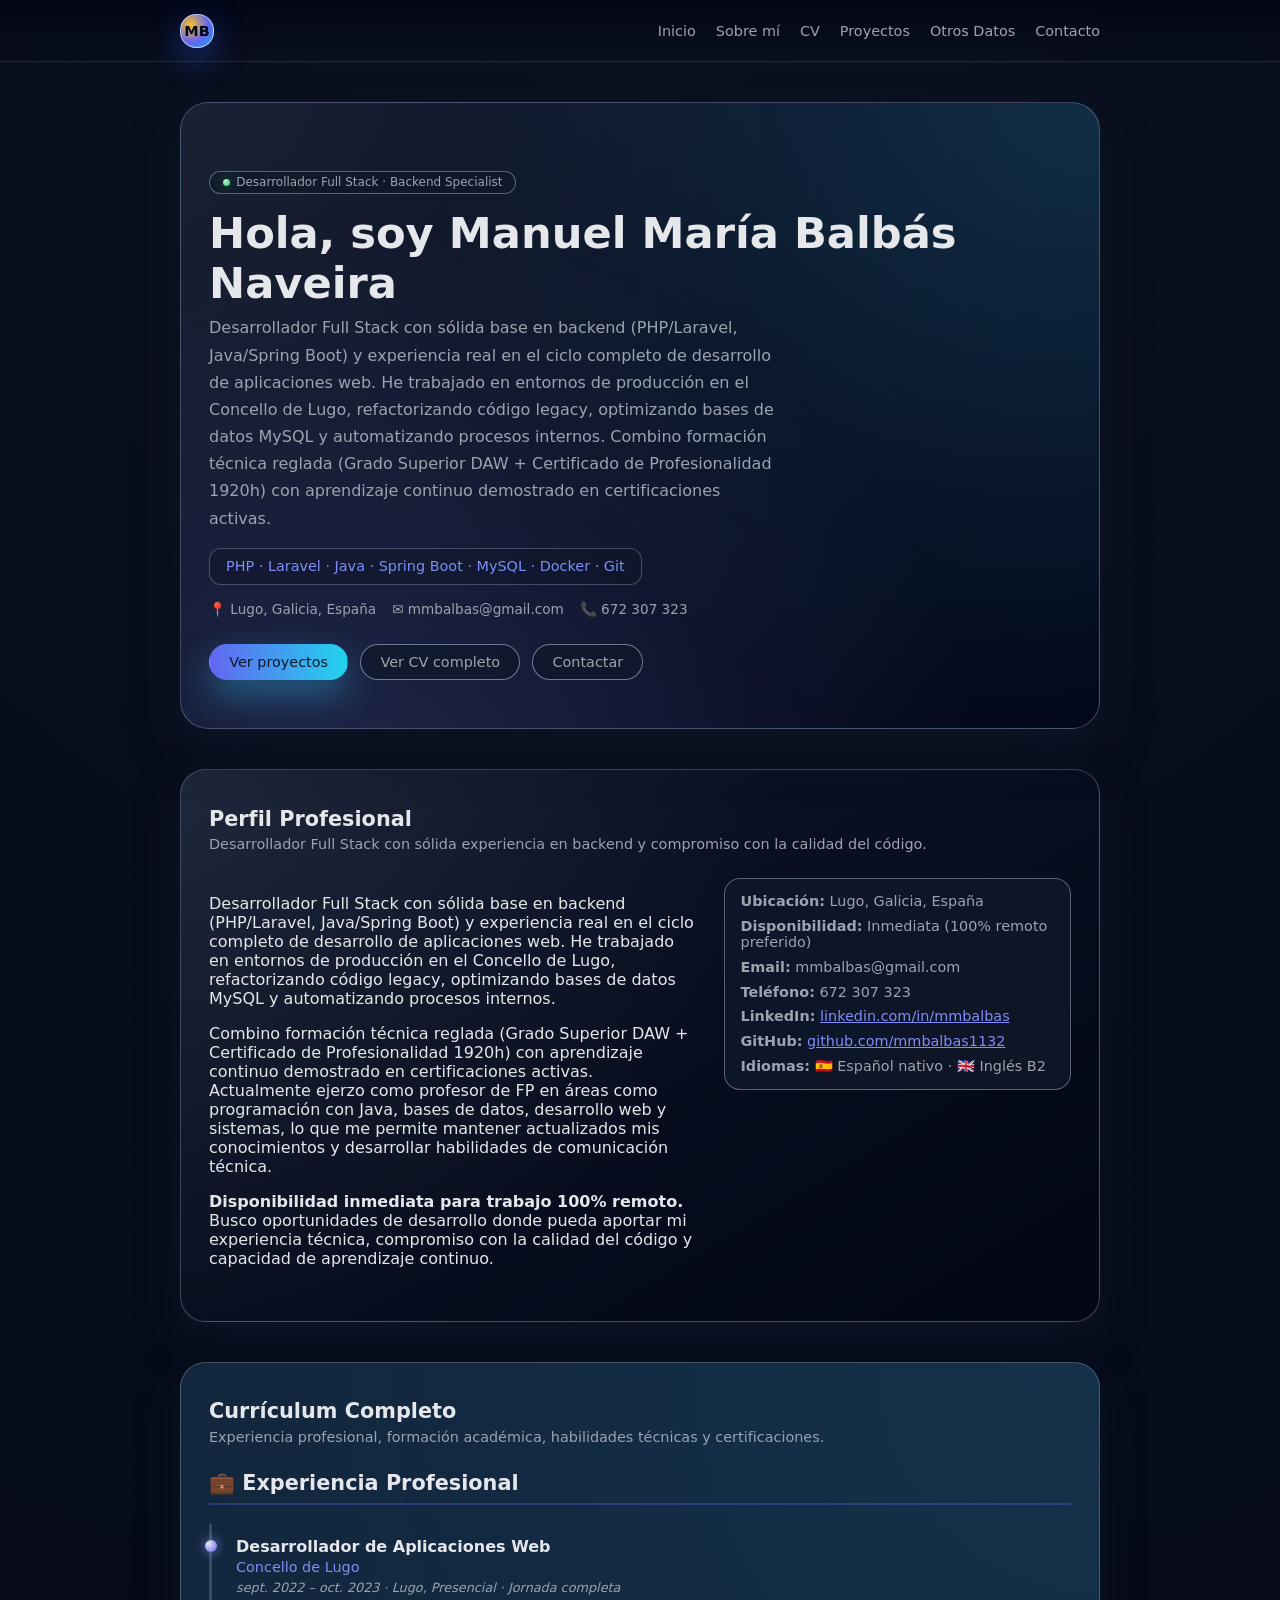
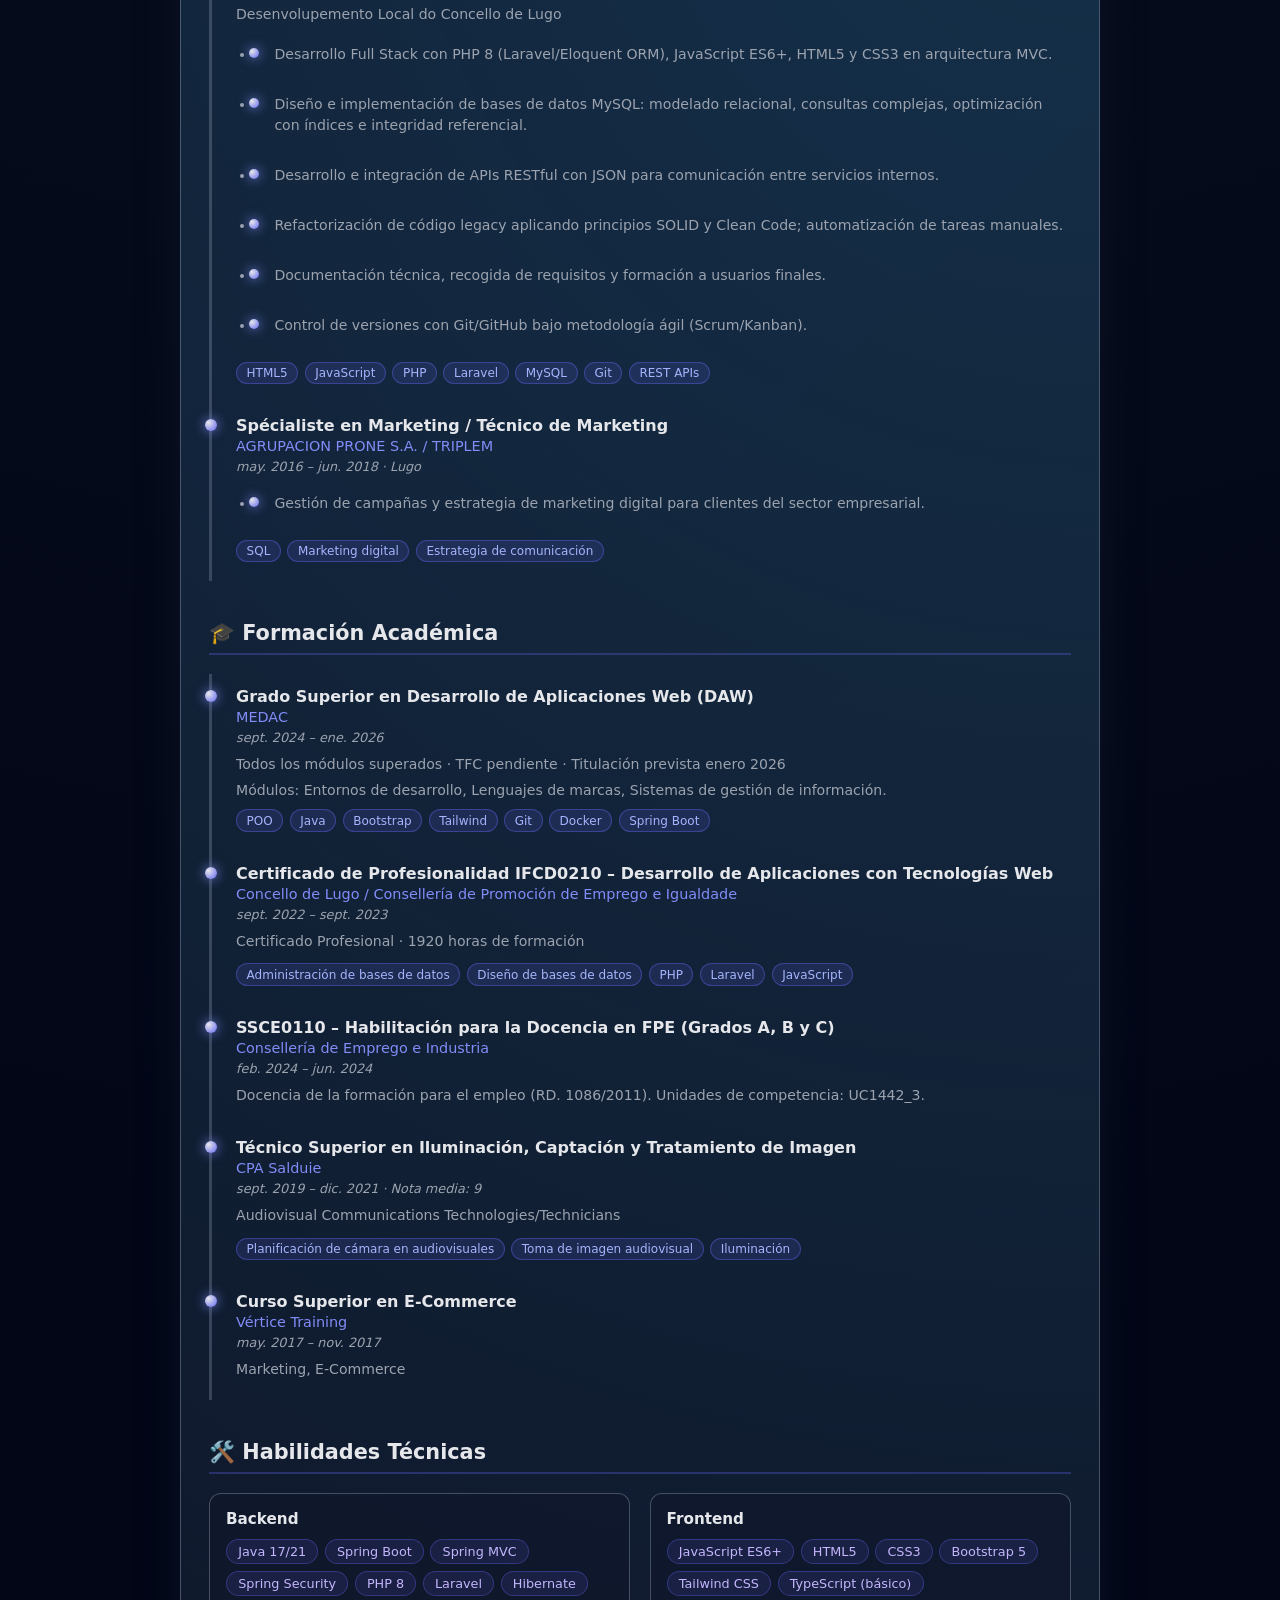
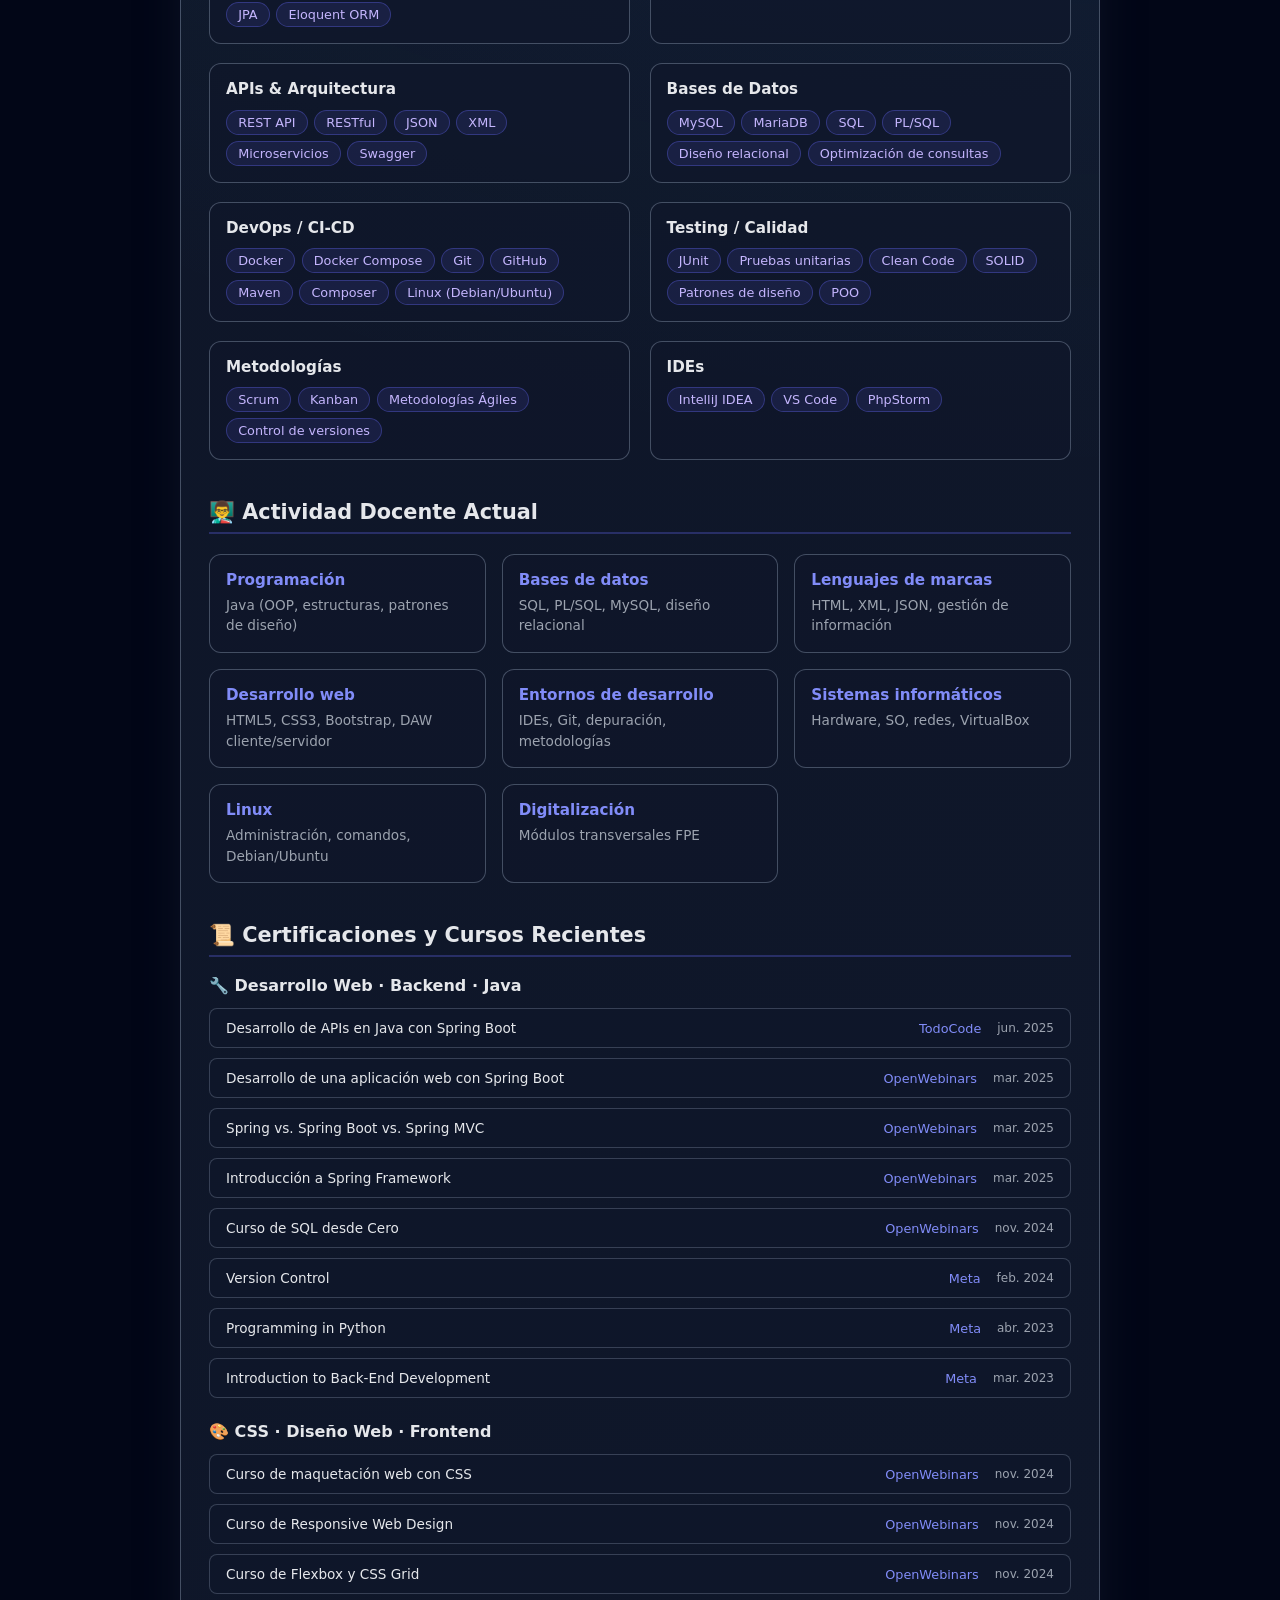
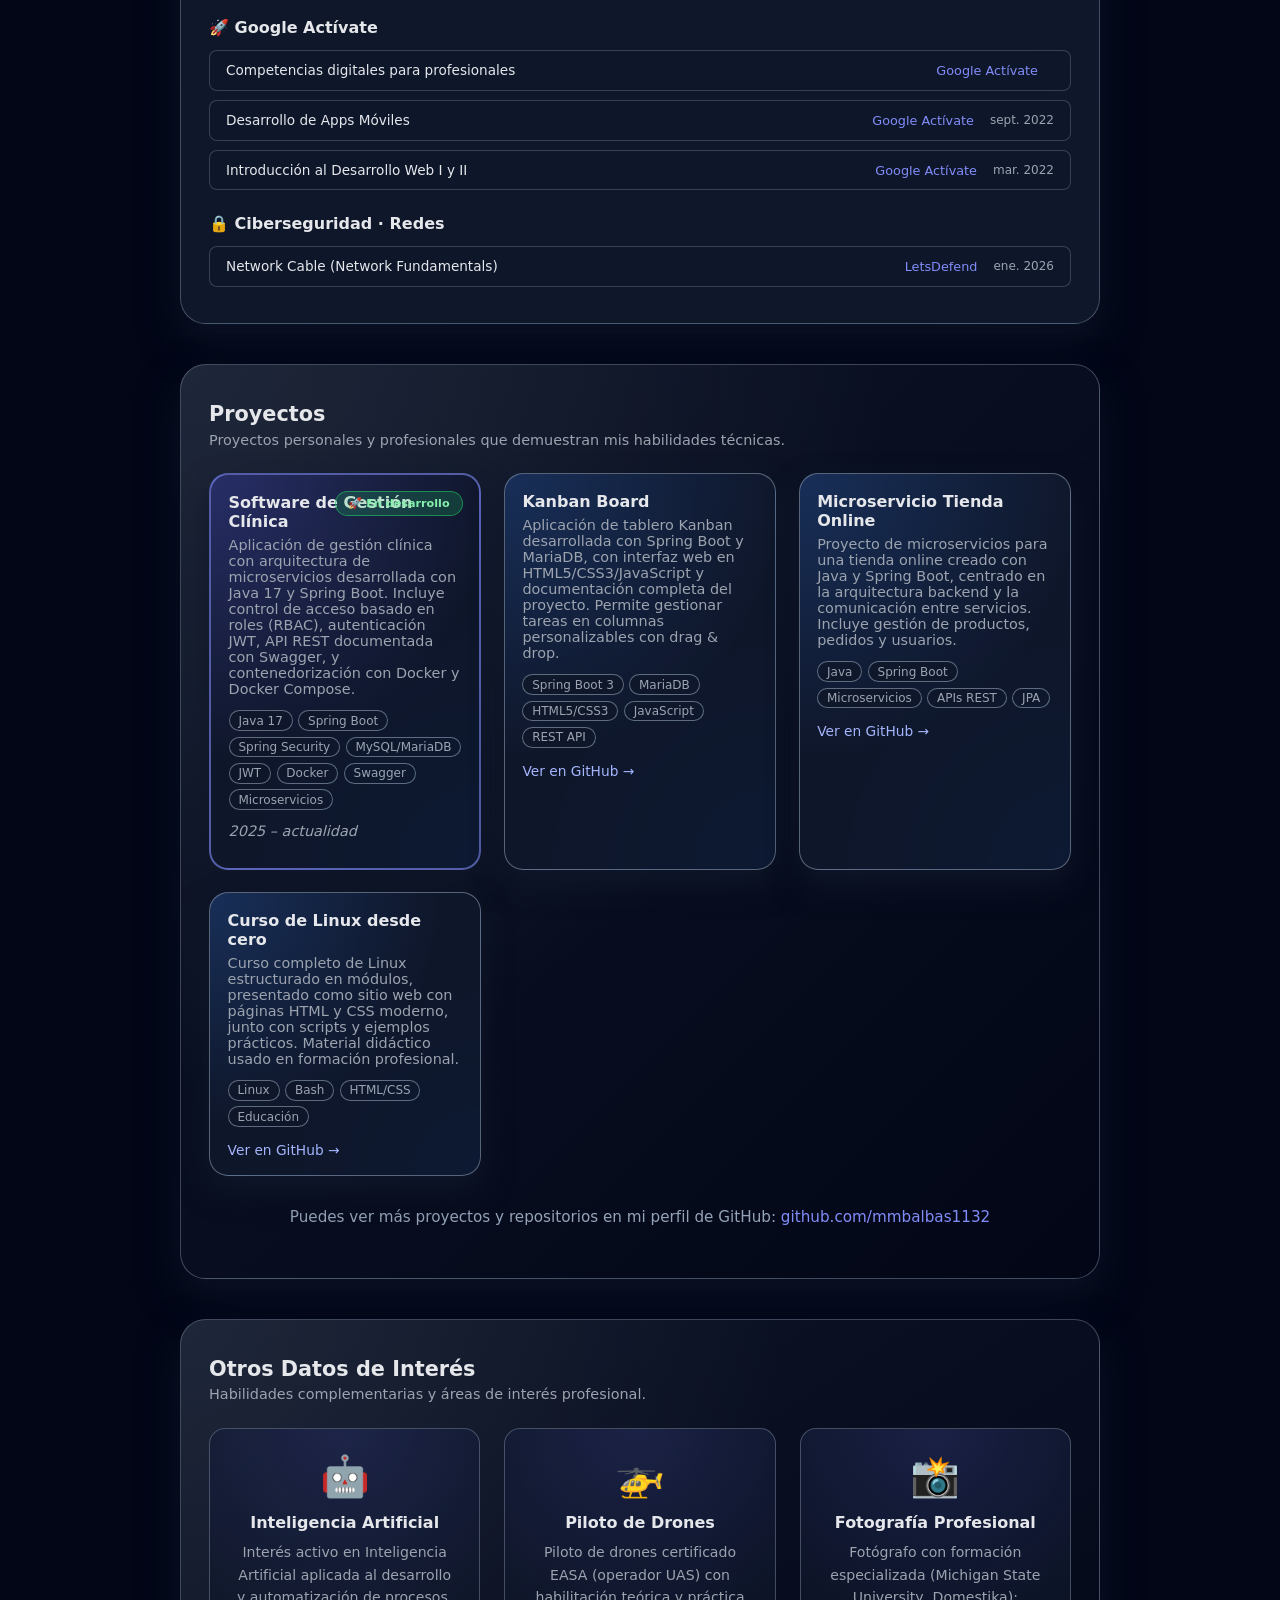
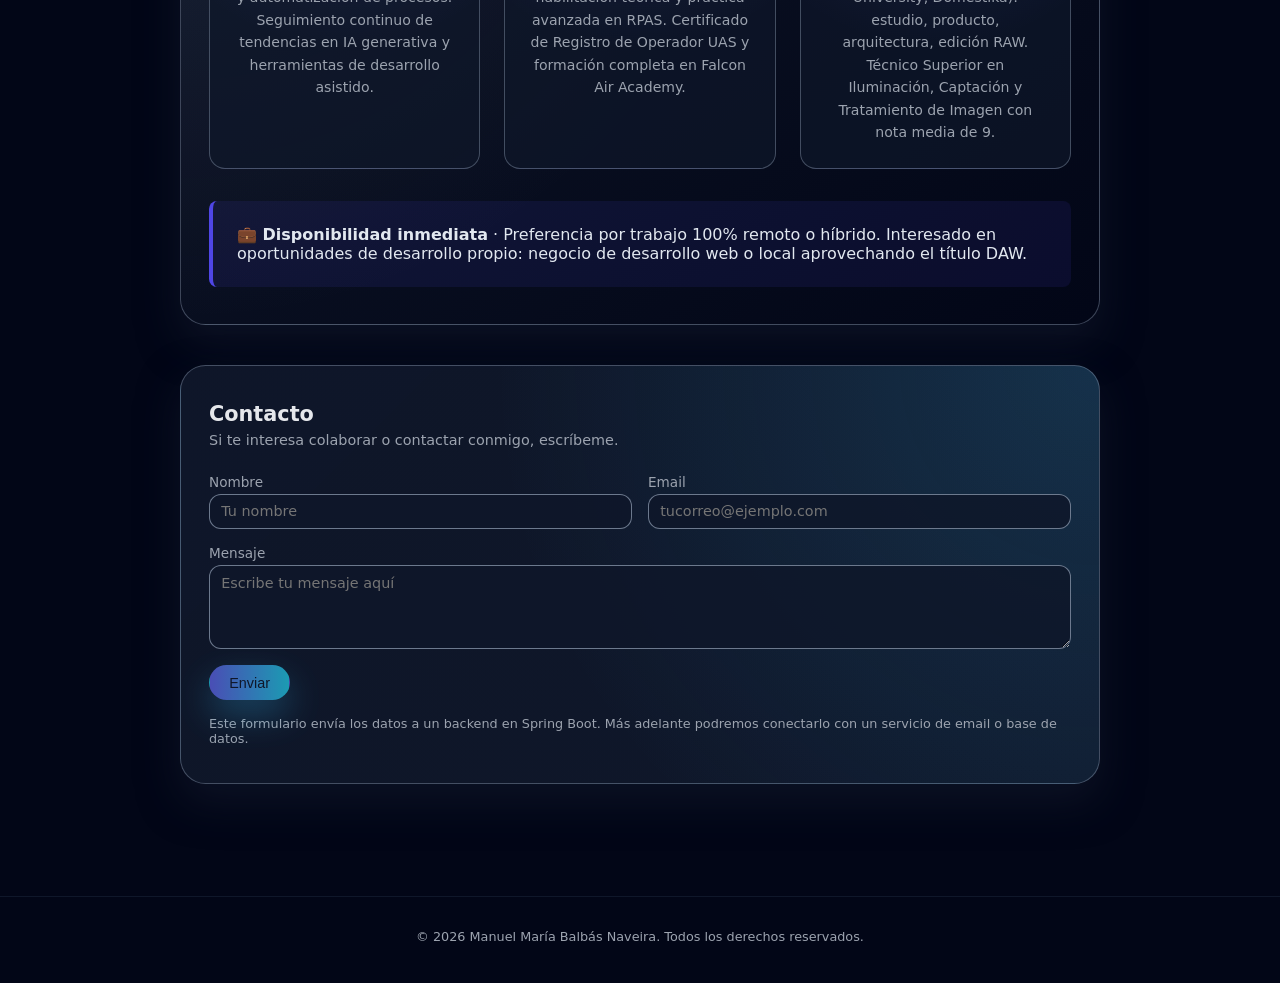
<file: index.html>
<!DOCTYPE html>
<html lang="es">
  <head>
    <meta charset="UTF-8" />
    <meta name="viewport" content="width=device-width, initial-scale=1.0" />
    <title>Portafolio de Manuel María Balbás Naveira</title>
    <link rel="stylesheet" href="styles.css" />
  </head>
  <body>
    <header class="header">
      <div class="header__inner">
        <div class="logo">MB</div>
        <nav class="nav">
          <a href="#inicio">Inicio</a>
          <a href="#sobre-mi">Sobre mí</a>
          <a href="#cv">CV</a>
          <a href="#proyectos">Proyectos</a>
          <a href="#otros-datos">Otros Datos</a>
          <a href="#contacto">Contacto</a>
        </nav>
      </div>
    </header>

    <main>
      <section id="inicio" class="hero">
        <div class="hero__content">
          <p class="hero__tag">Desarrollador Full Stack · Backend Specialist</p>
          <h1>Hola, soy Manuel María Balbás Naveira</h1>
          <p class="hero__subtitle">
            Desarrollador Full Stack con sólida base en backend (PHP/Laravel, Java/Spring Boot) y experiencia real en el ciclo completo de desarrollo de aplicaciones web. He trabajado en entornos de producción en el Concello de Lugo, refactorizando código legacy, optimizando bases de datos MySQL y automatizando procesos internos. Combino formación técnica reglada (Grado Superior DAW + Certificado de Profesionalidad 1920h) con aprendizaje continuo demostrado en certificaciones activas.
          </p>
          <p class="hero__tech-stack">
            PHP · Laravel · Java · Spring Boot · MySQL · Docker · Git
          </p>
          <div class="hero__contact-info">
            <span>📍 Lugo, Galicia, España</span>
            <span>✉ mmbalbas@gmail.com</span>
            <span>📞 672 307 323</span>
          </div>
          <div class="hero__actions">
            <a href="#proyectos" class="btn btn--primary">Ver proyectos</a>
            <a href="#cv" class="btn btn--ghost">Ver CV completo</a>
            <a href="#contacto" class="btn btn--ghost">Contactar</a>
          </div>
        </div>
      </section>

      <section id="sobre-mi" class="section">
        <div class="section__header">
          <h2>Perfil Profesional</h2>
          <p>Desarrollador Full Stack con sólida experiencia en backend y compromiso con la calidad del código.</p>
        </div>
        <div class="grid-2">
          <div>
            <p>
              Desarrollador Full Stack con sólida base en backend (PHP/Laravel, Java/Spring Boot) y experiencia real en el ciclo completo de desarrollo de aplicaciones web. He trabajado en entornos de producción en el Concello de Lugo, refactorizando código legacy, optimizando bases de datos MySQL y automatizando procesos internos.
            </p>
            <p>
              Combino formación técnica reglada (Grado Superior DAW + Certificado de Profesionalidad 1920h) con aprendizaje continuo demostrado en certificaciones activas. Actualmente ejerzo como profesor de FP en áreas como programación con Java, bases de datos, desarrollo web y sistemas, lo que me permite mantener actualizados mis conocimientos y desarrollar habilidades de comunicación técnica.
            </p>
            <p>
              <strong>Disponibilidad inmediata para trabajo 100% remoto.</strong> Busco oportunidades de desarrollo donde pueda aportar mi experiencia técnica, compromiso con la calidad del código y capacidad de aprendizaje continuo.
            </p>
          </div>
          <div class="section__info-list">
            <div><strong>Ubicación:</strong> Lugo, Galicia, España</div>
            <div><strong>Disponibilidad:</strong> Inmediata (100% remoto preferido)</div>
            <div><strong>Email:</strong> mmbalbas@gmail.com</div>
            <div><strong>Teléfono:</strong> 672 307 323</div>
            <div><strong>LinkedIn:</strong> <a href="https://www.linkedin.com/in/manuel-maría-balbás-naveira-84569a11b/" target="_blank" rel="noopener" style="color: #818cf8; text-decoration: underline;">linkedin.com/in/mmbalbas</a></div>
            <div><strong>GitHub:</strong> <a href="https://github.com/mmbalbas1132" target="_blank" rel="noopener" style="color: #818cf8; text-decoration: underline;">github.com/mmbalbas1132</a></div>
            <div><strong>Idiomas:</strong> 🇪🇸 Español nativo · 🇬🇧 Inglés B2</div>
          </div>
        </div>
      </section>

      <section id="cv" class="section section--alt">
        <div class="section__header">
          <h2>Currículum Completo</h2>
          <p>Experiencia profesional, formación académica, habilidades técnicas y certificaciones.</p>
        </div>
        
        <!-- Experiencia Profesional -->
        <div class="cv-section">
          <h3 class="cv-section__title">💼 Experiencia Profesional</h3>
          <div class="timeline">
            <div class="timeline-item">
              <div class="timeline-item__header">
                <h4>Desarrollador de Aplicaciones Web</h4>
                <span class="timeline-item__company">Concello de Lugo</span>
              </div>
              <span class="timeline-item__date">sept. 2022 – oct. 2023 · Lugo, Presencial · Jornada completa</span>
              <p class="timeline-item__description">
                Desenvolupemento Local do Concello de Lugo
              </p>
              <ul class="timeline-item__list">
                <li>Desarrollo Full Stack con PHP 8 (Laravel/Eloquent ORM), JavaScript ES6+, HTML5 y CSS3 en arquitectura MVC.</li>
                <li>Diseño e implementación de bases de datos MySQL: modelado relacional, consultas complejas, optimización con índices e integridad referencial.</li>
                <li>Desarrollo e integración de APIs RESTful con JSON para comunicación entre servicios internos.</li>
                <li>Refactorización de código legacy aplicando principios SOLID y Clean Code; automatización de tareas manuales.</li>
                <li>Documentación técnica, recogida de requisitos y formación a usuarios finales.</li>
                <li>Control de versiones con Git/GitHub bajo metodología ágil (Scrum/Kanban).</li>
              </ul>
              <div class="timeline-item__skills">
                <span>HTML5</span>
                <span>JavaScript</span>
                <span>PHP</span>
                <span>Laravel</span>
                <span>MySQL</span>
                <span>Git</span>
                <span>REST APIs</span>
              </div>
            </div>

            <div class="timeline-item">
              <div class="timeline-item__header">
                <h4>Spécialiste en Marketing / Técnico de Marketing</h4>
                <span class="timeline-item__company">AGRUPACION PRONE S.A. / TRIPLEM</span>
              </div>
              <span class="timeline-item__date">may. 2016 – jun. 2018 · Lugo</span>
              <ul class="timeline-item__list">
                <li>Gestión de campañas y estrategia de marketing digital para clientes del sector empresarial.</li>
              </ul>
              <div class="timeline-item__skills">
                <span>SQL</span>
                <span>Marketing digital</span>
                <span>Estrategia de comunicación</span>
              </div>
            </div>
          </div>
        </div>

        <!-- Formación Académica -->
        <div class="cv-section">
          <h3 class="cv-section__title">🎓 Formación Académica</h3>
          <div class="timeline">
            <div class="timeline-item">
              <div class="timeline-item__header">
                <h4>Grado Superior en Desarrollo de Aplicaciones Web (DAW)</h4>
                <span class="timeline-item__company">MEDAC</span>
              </div>
              <span class="timeline-item__date">sept. 2024 – ene. 2026</span>
              <p class="timeline-item__description">
                Todos los módulos superados · TFC pendiente · Titulación prevista enero 2026
              </p>
              <p>Módulos: Entornos de desarrollo, Lenguajes de marcas, Sistemas de gestión de información.</p>
              <div class="timeline-item__skills">
                <span>POO</span>
                <span>Java</span>
                <span>Bootstrap</span>
                <span>Tailwind</span>
                <span>Git</span>
                <span>Docker</span>
                <span>Spring Boot</span>
              </div>
            </div>

            <div class="timeline-item">
              <div class="timeline-item__header">
                <h4>Certificado de Profesionalidad IFCD0210 – Desarrollo de Aplicaciones con Tecnologías Web</h4>
                <span class="timeline-item__company">Concello de Lugo / Consellería de Promoción de Emprego e Igualdade</span>
              </div>
              <span class="timeline-item__date">sept. 2022 – sept. 2023</span>
              <p class="timeline-item__description">
                Certificado Profesional · 1920 horas de formación
              </p>
              <div class="timeline-item__skills">
                <span>Administración de bases de datos</span>
                <span>Diseño de bases de datos</span>
                <span>PHP</span>
                <span>Laravel</span>
                <span>JavaScript</span>
              </div>
            </div>

            <div class="timeline-item">
              <div class="timeline-item__header">
                <h4>SSCE0110 – Habilitación para la Docencia en FPE (Grados A, B y C)</h4>
                <span class="timeline-item__company">Consellería de Emprego e Industria</span>
              </div>
              <span class="timeline-item__date">feb. 2024 – jun. 2024</span>
              <p class="timeline-item__description">
                Docencia de la formación para el empleo (RD. 1086/2011). Unidades de competencia: UC1442_3.
              </p>
            </div>

            <div class="timeline-item">
              <div class="timeline-item__header">
                <h4>Técnico Superior en Iluminación, Captación y Tratamiento de Imagen</h4>
                <span class="timeline-item__company">CPA Salduie</span>
              </div>
              <span class="timeline-item__date">sept. 2019 – dic. 2021 · Nota media: 9</span>
              <p class="timeline-item__description">
                Audiovisual Communications Technologies/Technicians
              </p>
              <div class="timeline-item__skills">
                <span>Planificación de cámara en audiovisuales</span>
                <span>Toma de imagen audiovisual</span>
                <span>Iluminación</span>
              </div>
            </div>

            <div class="timeline-item">
              <div class="timeline-item__header">
                <h4>Curso Superior en E-Commerce</h4>
                <span class="timeline-item__company">Vértice Training</span>
              </div>
              <span class="timeline-item__date">may. 2017 – nov. 2017</span>
              <p class="timeline-item__description">Marketing, E-Commerce</p>
            </div>
          </div>
        </div>

        <!-- Habilidades Técnicas -->
        <div class="cv-section">
          <h3 class="cv-section__title">🛠️ Habilidades Técnicas</h3>
          <div class="skills-grid">
            <div class="skill-category">
              <h4>Backend</h4>
              <div class="skill-tags">
                <span>Java 17/21</span>
                <span>Spring Boot</span>
                <span>Spring MVC</span>
                <span>Spring Security</span>
                <span>PHP 8</span>
                <span>Laravel</span>
                <span>Hibernate</span>
                <span>JPA</span>
                <span>Eloquent ORM</span>
              </div>
            </div>

            <div class="skill-category">
              <h4>Frontend</h4>
              <div class="skill-tags">
                <span>JavaScript ES6+</span>
                <span>HTML5</span>
                <span>CSS3</span>
                <span>Bootstrap 5</span>
                <span>Tailwind CSS</span>
                <span>TypeScript (básico)</span>
              </div>
            </div>

            <div class="skill-category">
              <h4>APIs & Arquitectura</h4>
              <div class="skill-tags">
                <span>REST API</span>
                <span>RESTful</span>
                <span>JSON</span>
                <span>XML</span>
                <span>Microservicios</span>
                <span>Swagger</span>
              </div>
            </div>

            <div class="skill-category">
              <h4>Bases de Datos</h4>
              <div class="skill-tags">
                <span>MySQL</span>
                <span>MariaDB</span>
                <span>SQL</span>
                <span>PL/SQL</span>
                <span>Diseño relacional</span>
                <span>Optimización de consultas</span>
              </div>
            </div>

            <div class="skill-category">
              <h4>DevOps / CI-CD</h4>
              <div class="skill-tags">
                <span>Docker</span>
                <span>Docker Compose</span>
                <span>Git</span>
                <span>GitHub</span>
                <span>Maven</span>
                <span>Composer</span>
                <span>Linux (Debian/Ubuntu)</span>
              </div>
            </div>

            <div class="skill-category">
              <h4>Testing / Calidad</h4>
              <div class="skill-tags">
                <span>JUnit</span>
                <span>Pruebas unitarias</span>
                <span>Clean Code</span>
                <span>SOLID</span>
                <span>Patrones de diseño</span>
                <span>POO</span>
              </div>
            </div>

            <div class="skill-category">
              <h4>Metodologías</h4>
              <div class="skill-tags">
                <span>Scrum</span>
                <span>Kanban</span>
                <span>Metodologías Ágiles</span>
                <span>Control de versiones</span>
              </div>
            </div>

            <div class="skill-category">
              <h4>IDEs</h4>
              <div class="skill-tags">
                <span>IntelliJ IDEA</span>
                <span>VS Code</span>
                <span>PhpStorm</span>
              </div>
            </div>
          </div>
        </div>

        <!-- Actividad Docente -->
        <div class="cv-section">
          <h3 class="cv-section__title">👨‍🏫 Actividad Docente Actual </h3>
          <div class="teaching-grid">
            <div class="teaching-item">
              <h4>Programación</h4>
              <p>Java (OOP, estructuras, patrones de diseño)</p>
            </div>
            <div class="teaching-item">
              <h4>Bases de datos</h4>
              <p>SQL, PL/SQL, MySQL, diseño relacional</p>
            </div>
            <div class="teaching-item">
              <h4>Lenguajes de marcas</h4>
              <p>HTML, XML, JSON, gestión de información</p>
            </div>
            <div class="teaching-item">
              <h4>Desarrollo web</h4>
              <p>HTML5, CSS3, Bootstrap, DAW cliente/servidor</p>
            </div>
            <div class="teaching-item">
              <h4>Entornos de desarrollo</h4>
              <p>IDEs, Git, depuración, metodologías</p>
            </div>
            <div class="teaching-item">
              <h4>Sistemas informáticos</h4>
              <p>Hardware, SO, redes, VirtualBox</p>
            </div>
            <div class="teaching-item">
              <h4>Linux</h4>
              <p>Administración, comandos, Debian/Ubuntu</p>
            </div>
            <div class="teaching-item">
              <h4>Digitalización</h4>
              <p>Módulos transversales FPE</p>
            </div>
          </div>
        </div>

        <!-- Certificaciones -->
        <div class="cv-section">
          <h3 class="cv-section__title">📜 Certificaciones y Cursos Recientes</h3>
          
          <div class="certifications-category">
            <h4>🔧 Desarrollo Web · Backend · Java</h4>
            <div class="certifications-list">
              <div class="cert-item">
                <span class="cert-name">Desarrollo de APIs en Java con Spring Boot</span>
                <span class="cert-org">TodoCode</span>
                <span class="cert-date">jun. 2025</span>
              </div>
              <div class="cert-item">
                <span class="cert-name">Desarrollo de una aplicación web con Spring Boot</span>
                <span class="cert-org">OpenWebinars</span>
                <span class="cert-date">mar. 2025</span>
              </div>
              <div class="cert-item">
                <span class="cert-name">Spring vs. Spring Boot vs. Spring MVC</span>
                <span class="cert-org">OpenWebinars</span>
                <span class="cert-date">mar. 2025</span>
              </div>
              <div class="cert-item">
                <span class="cert-name">Introducción a Spring Framework</span>
                <span class="cert-org">OpenWebinars</span>
                <span class="cert-date">mar. 2025</span>
              </div>
              <div class="cert-item">
                <span class="cert-name">Curso de SQL desde Cero</span>
                <span class="cert-org">OpenWebinars</span>
                <span class="cert-date">nov. 2024</span>
              </div>
              <div class="cert-item">
                <span class="cert-name">Version Control</span>
                <span class="cert-org">Meta</span>
                <span class="cert-date">feb. 2024</span>
              </div>
              <div class="cert-item">
                <span class="cert-name">Programming in Python</span>
                <span class="cert-org">Meta</span>
                <span class="cert-date">abr. 2023</span>
              </div>
              <div class="cert-item">
                <span class="cert-name">Introduction to Back-End Development</span>
                <span class="cert-org">Meta</span>
                <span class="cert-date">mar. 2023</span>
              </div>
            </div>
          </div>

          <div class="certifications-category">
            <h4>🎨 CSS · Diseño Web · Frontend</h4>
            <div class="certifications-list">
              <div class="cert-item">
                <span class="cert-name">Curso de maquetación web con CSS</span>
                <span class="cert-org">OpenWebinars</span>
                <span class="cert-date">nov. 2024</span>
              </div>
              <div class="cert-item">
                <span class="cert-name">Curso de Responsive Web Design</span>
                <span class="cert-org">OpenWebinars</span>
                <span class="cert-date">nov. 2024</span>
              </div>
              <div class="cert-item">
                <span class="cert-name">Curso de Flexbox y CSS Grid</span>
                <span class="cert-org">OpenWebinars</span>
                <span class="cert-date">nov. 2024</span>
              </div>
            </div>
          </div>

          <div class="certifications-category">
            <h4>🚀 Google Actívate</h4>
            <div class="certifications-list">
              <div class="cert-item">
                <span class="cert-name">Competencias digitales para profesionales</span>
                <span class="cert-org">Google Actívate</span>
              </div>
              <div class="cert-item">
                <span class="cert-name">Desarrollo de Apps Móviles</span>
                <span class="cert-org">Google Actívate</span>
                <span class="cert-date">sept. 2022</span>
              </div>
              <div class="cert-item">
                <span class="cert-name">Introducción al Desarrollo Web I y II</span>
                <span class="cert-org">Google Actívate</span>
                <span class="cert-date">mar. 2022</span>
              </div>
            </div>
          </div>

          <div class="certifications-category">
            <h4>🔒 Ciberseguridad · Redes</h4>
            <div class="certifications-list">
              <div class="cert-item">
                <span class="cert-name">Network Cable (Network Fundamentals)</span>
                <span class="cert-org">LetsDefend</span>
                <span class="cert-date">ene. 2026</span>
              </div>
            </div>
          </div>
        </div>
      </section>

      <section id="proyectos" class="section">
        <div class="section__header">
          <h2>Proyectos</h2>
          <p>Proyectos personales y profesionales que demuestran mis habilidades técnicas.</p>
        </div>
        
        <div class="projects-grid">
          <article class="card card--featured">
            <div class="card__badge">🚀 En desarrollo</div>
            <h3>Software de Gestión Clínica</h3>
            <p>
              Aplicación de gestión clínica con arquitectura de microservicios desarrollada con Java 17 y Spring Boot.
              Incluye control de acceso basado en roles (RBAC), autenticación JWT, API REST documentada con Swagger,
              y contenedorización con Docker y Docker Compose.
            </p>
            <div class="card__tags">
              <span>Java 17</span>
              <span>Spring Boot</span>
              <span>Spring Security</span>
              <span>MySQL/MariaDB</span>
              <span>JWT</span>
              <span>Docker</span>
              <span>Swagger</span>
              <span>Microservicios</span>
            </div>
            <p class="card__status">2025 – actualidad</p>
          </article>

          <article class="card">
            <h3>Kanban Board</h3>
            <p>
              Aplicación de tablero Kanban desarrollada con Spring Boot y MariaDB, con interfaz web
              en HTML5/CSS3/JavaScript y documentación completa del proyecto. Permite gestionar tareas
              en columnas personalizables con drag & drop.
            </p>
            <div class="card__tags">
              <span>Spring Boot 3</span>
              <span>MariaDB</span>
              <span>HTML5/CSS3</span>
              <span>JavaScript</span>
              <span>REST API</span>
            </div>
            <a href="https://github.com/mmbalbas1132/kanban-board" class="card__link" target="_blank" rel="noopener noreferrer">
              Ver en GitHub →
            </a>
          </article>

          <article class="card">
            <h3>Microservicio Tienda Online</h3>
            <p>
              Proyecto de microservicios para una tienda online creado con Java y Spring Boot,
              centrado en la arquitectura backend y la comunicación entre servicios. Incluye gestión
              de productos, pedidos y usuarios.
            </p>
            <div class="card__tags">
              <span>Java</span>
              <span>Spring Boot</span>
              <span>Microservicios</span>
              <span>APIs REST</span>
              <span>JPA</span>
            </div>
            <a
              href="https://github.com/mmbalbas1132/Microservicio_Spring_Boot_Core_de_Tienda_Online"
              class="card__link"
              target="_blank"
              rel="noopener noreferrer"
            >
              Ver en GitHub →
            </a>
          </article>

          <article class="card">
            <h3>Curso de Linux desde cero</h3>
            <p>
              Curso completo de Linux estructurado en módulos, presentado como sitio web con
              páginas HTML y CSS moderno, junto con scripts y ejemplos prácticos. Material didáctico
              usado en formación profesional.
            </p>
            <div class="card__tags">
              <span>Linux</span>
              <span>Bash</span>
              <span>HTML/CSS</span>
              <span>Educación</span>
            </div>
            <a
              href="https://github.com/mmbalbas1132/linux-curso-desde-cero"
              class="card__link"
              target="_blank"
              rel="noopener noreferrer"
            >
              Ver en GitHub →
            </a>
          </article>
        </div>

        <p style="margin-top: 2rem; text-align: center; font-size: 0.95rem; color: #94a3b8;">
          Puedes ver más proyectos y repositorios en mi perfil de GitHub:
          <a
            href="https://github.com/mmbalbas1132"
            target="_blank"
            rel="noopener noreferrer"
            style="color: #818cf8; text-decoration: none; font-weight: 500;"
            >github.com/mmbalbas1132</a
          >
        </p>
      </section>

      <section id="otros-datos" class="section">
        <div class="section__header">
          <h2>Otros Datos de Interés</h2>
          <p>Habilidades complementarias y áreas de interés profesional.</p>
        </div>
        <div class="grid-3">
          <div class="info-card">
            <div class="info-card__icon">🤖</div>
            <h3>Inteligencia Artificial</h3>
            <p>
              Interés activo en Inteligencia Artificial aplicada al desarrollo y automatización de procesos.
              Seguimiento continuo de tendencias en IA generativa y herramientas de desarrollo asistido.
            </p>
          </div>
          <div class="info-card">
            <div class="info-card__icon">🚁</div>
            <h3>Piloto de Drones</h3>
            <p>
              Piloto de drones certificado EASA (operador UAS) con habilitación teórica y práctica avanzada
              en RPAS. Certificado de Registro de Operador UAS y formación completa en Falcon Air Academy.
            </p>
          </div>
          <div class="info-card">
            <div class="info-card__icon">📸</div>
            <h3>Fotografía Profesional</h3>
            <p>
              Fotógrafo con formación especializada (Michigan State University, Domestika): estudio, producto,
              arquitectura, edición RAW. Técnico Superior en Iluminación, Captación y Tratamiento de Imagen
              con nota media de 9.
            </p>
          </div>
        </div>
        <div style="margin-top: 2rem; padding: 1.5rem; background: rgba(79, 70, 229, 0.1); border-radius: 8px; border-left: 4px solid #4f46e5;">
          <p style="margin: 0; font-size: 1rem; color: #e2e8f0;">
            <strong>💼 Disponibilidad inmediata</strong> · Preferencia por trabajo 100% remoto o híbrido.
            Interesado en oportunidades de desarrollo propio: negocio de desarrollo web o local aprovechando
            el título DAW.
          </p>
        </div>
      </section>

      <section id="contacto" class="section section--alt">
        <div class="section__header">
          <h2>Contacto</h2>
          <p>Si te interesa colaborar o contactar conmigo, escríbeme.</p>
        </div>
        <form id="contact-form" class="contact-form">
          <div class="form-row">
            <div class="form-field">
              <label for="nombre">Nombre</label>
              <input id="nombre" name="nombre" type="text" placeholder="Tu nombre" required />
            </div>
            <div class="form-field">
              <label for="email">Email</label>
              <input
                id="email"
                name="email"
                type="email"
                placeholder="tucorreo@ejemplo.com"
                required
              />
            </div>
          </div>
          <div class="form-field">
              <label for="mensaje">Mensaje</label>
            <textarea
              id="mensaje"
                name="mensaje"
              rows="4"
              placeholder="Escribe tu mensaje aquí"
                required
              ></textarea>
          </div>
          <button type="submit" class="btn btn--primary">
            Enviar
          </button>
          <p class="form-note">
            Este formulario envía los datos a un backend en Spring Boot. Más adelante podremos
            conectarlo con un servicio de email o base de datos.
          </p>
        </form>
      </section>
    </main>

    <footer class="footer">
      <p>&copy; <span id="year"></span> Manuel María Balbás Naveira. Todos los derechos reservados.</p>
    </footer>

    <script>
      // Actualiza dinámicamente el año del pie de página
      document.getElementById("year").textContent = new Date().getFullYear();

      // Lógica del formulario de contacto (frontend)
      const form = document.getElementById("contact-form");
      form.addEventListener("submit", async (event) => {
        event.preventDefault();

        const nombre = document.getElementById("nombre").value.trim();
        const email = document.getElementById("email").value.trim();
        const mensaje = document.getElementById("mensaje").value.trim();

        // Validación mínima en cliente antes de llamar al backend
        if (!nombre || !email || !mensaje) {
          alert("Por favor, completa todos los campos.");
          return;
        }

        try {
			const API_URL = "https://web-portfolio-production.up.railway.app";
			const response = await fetch(`${API_URL}/api/contact`, {
            method: "POST",
            headers: {
              "Content-Type": "application/json",
            },
            body: JSON.stringify({ nombre, email, mensaje }),
          });

          const data = await response.json().catch(() => null);

          if (!response.ok) {
            alert(
              (data && data.message) ||
                "Ha ocurrido un error al enviar el mensaje. Inténtalo de nuevo más tarde."
            );
            return;
          }

          alert((data && data.message) || "Mensaje enviado correctamente.");
          form.reset();
        } catch (error) {
          // Mensaje genérico para no filtrar detalles internos del servidor
          alert("No se ha podido contactar con el servidor. ¿Está el backend arrancado?");
        }
      });
    </script>
  </body>
</html>
</file>
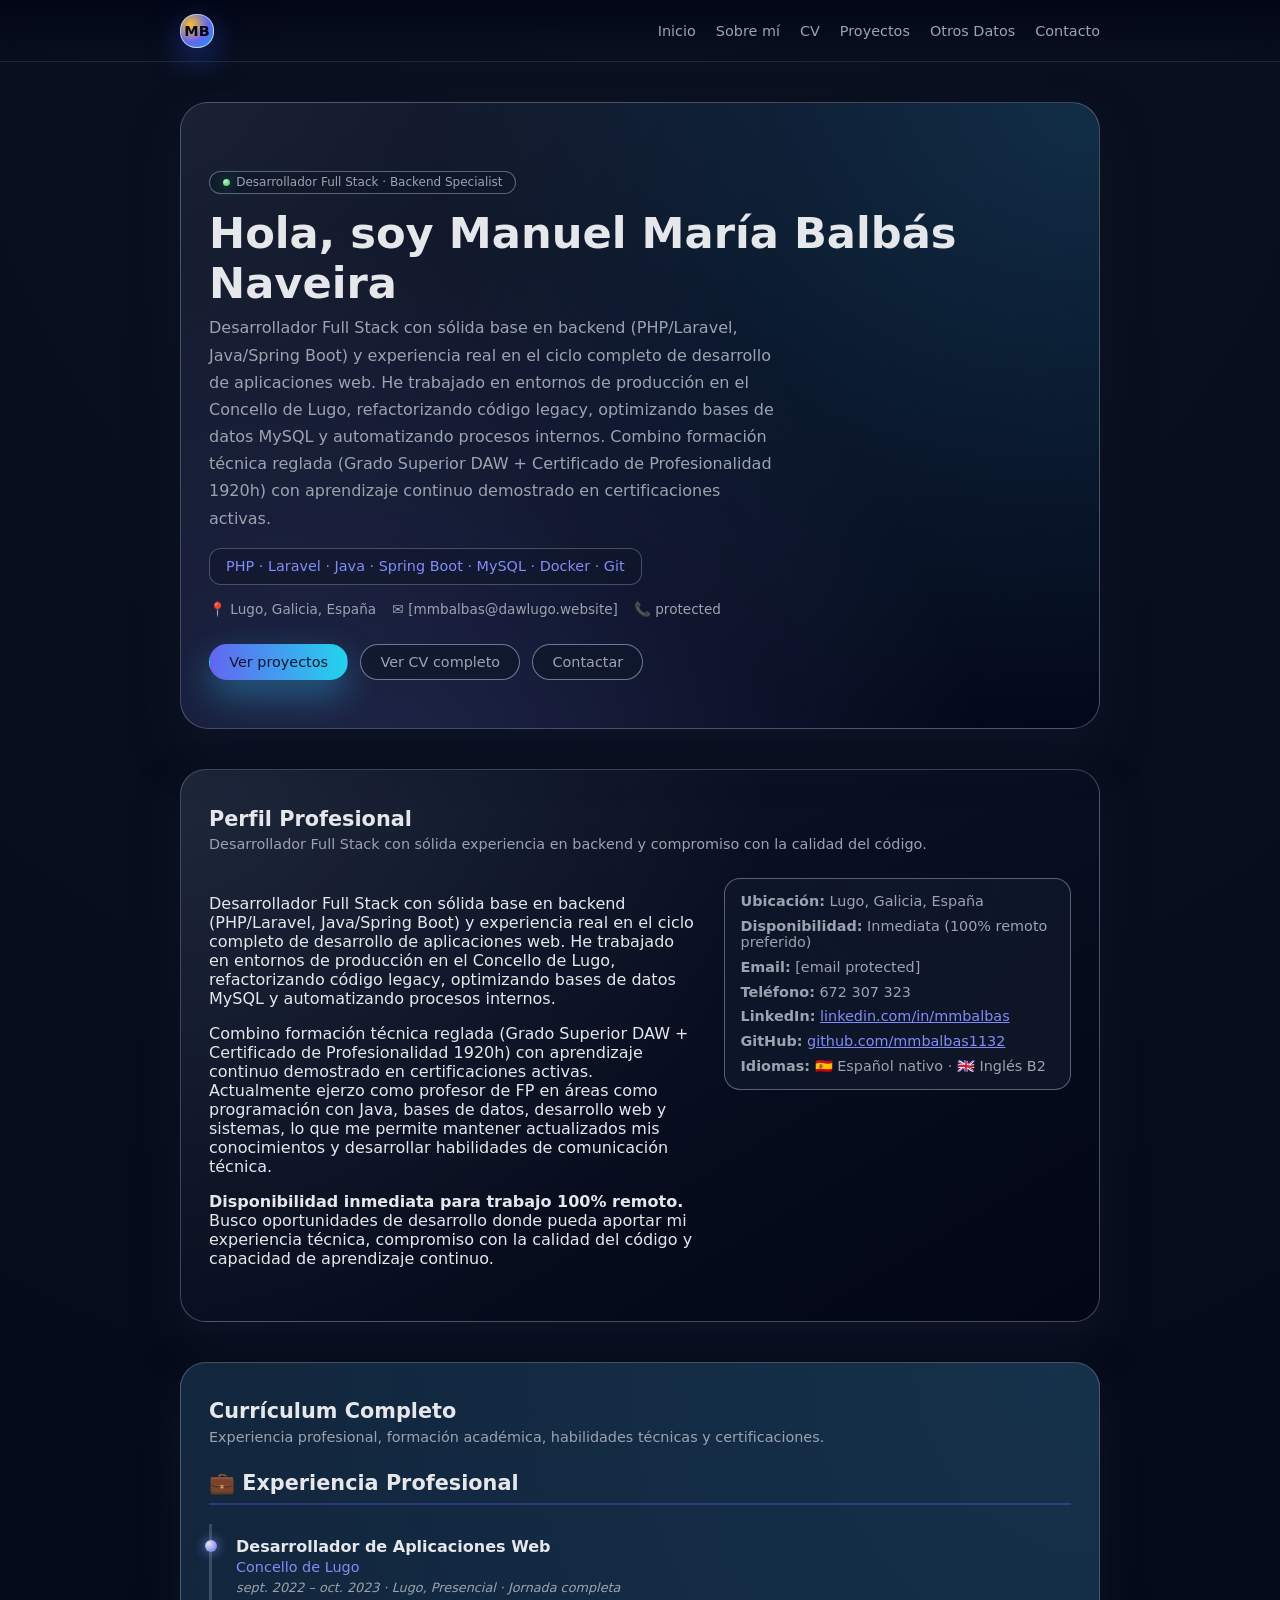
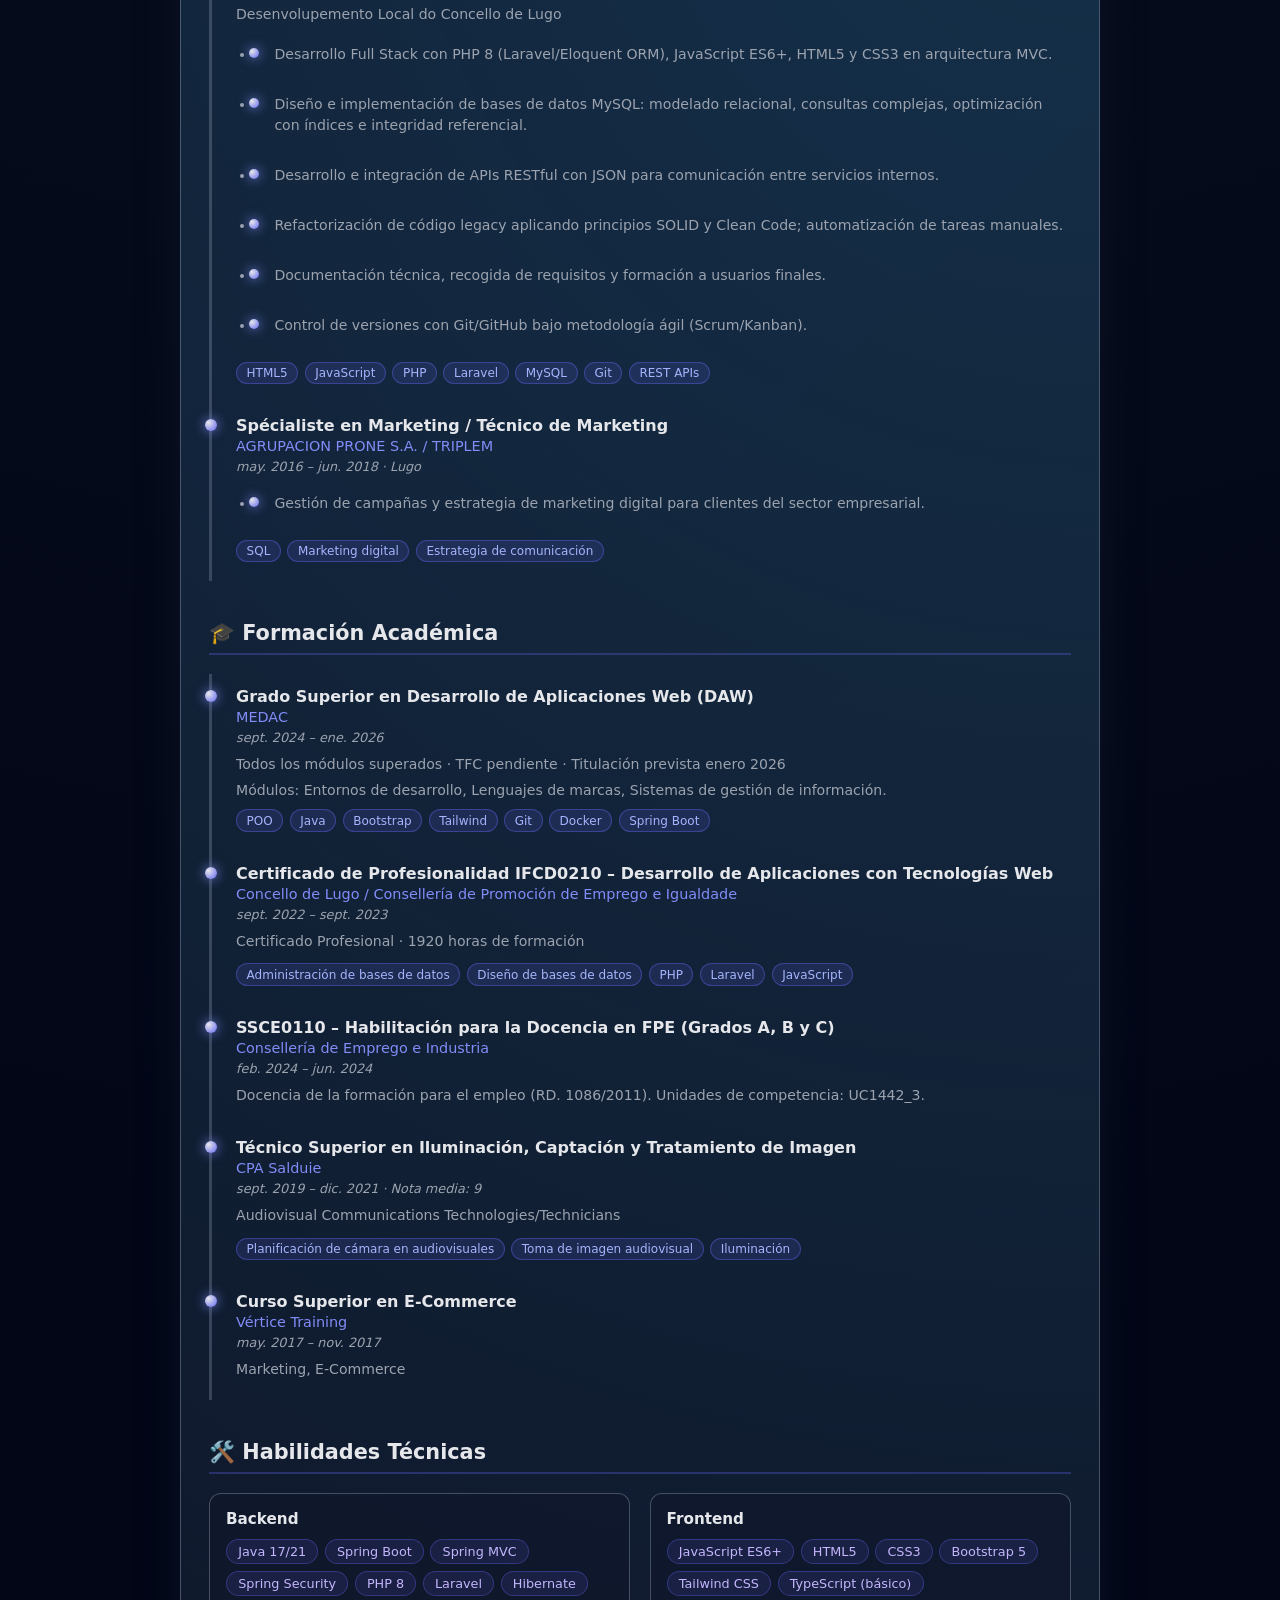
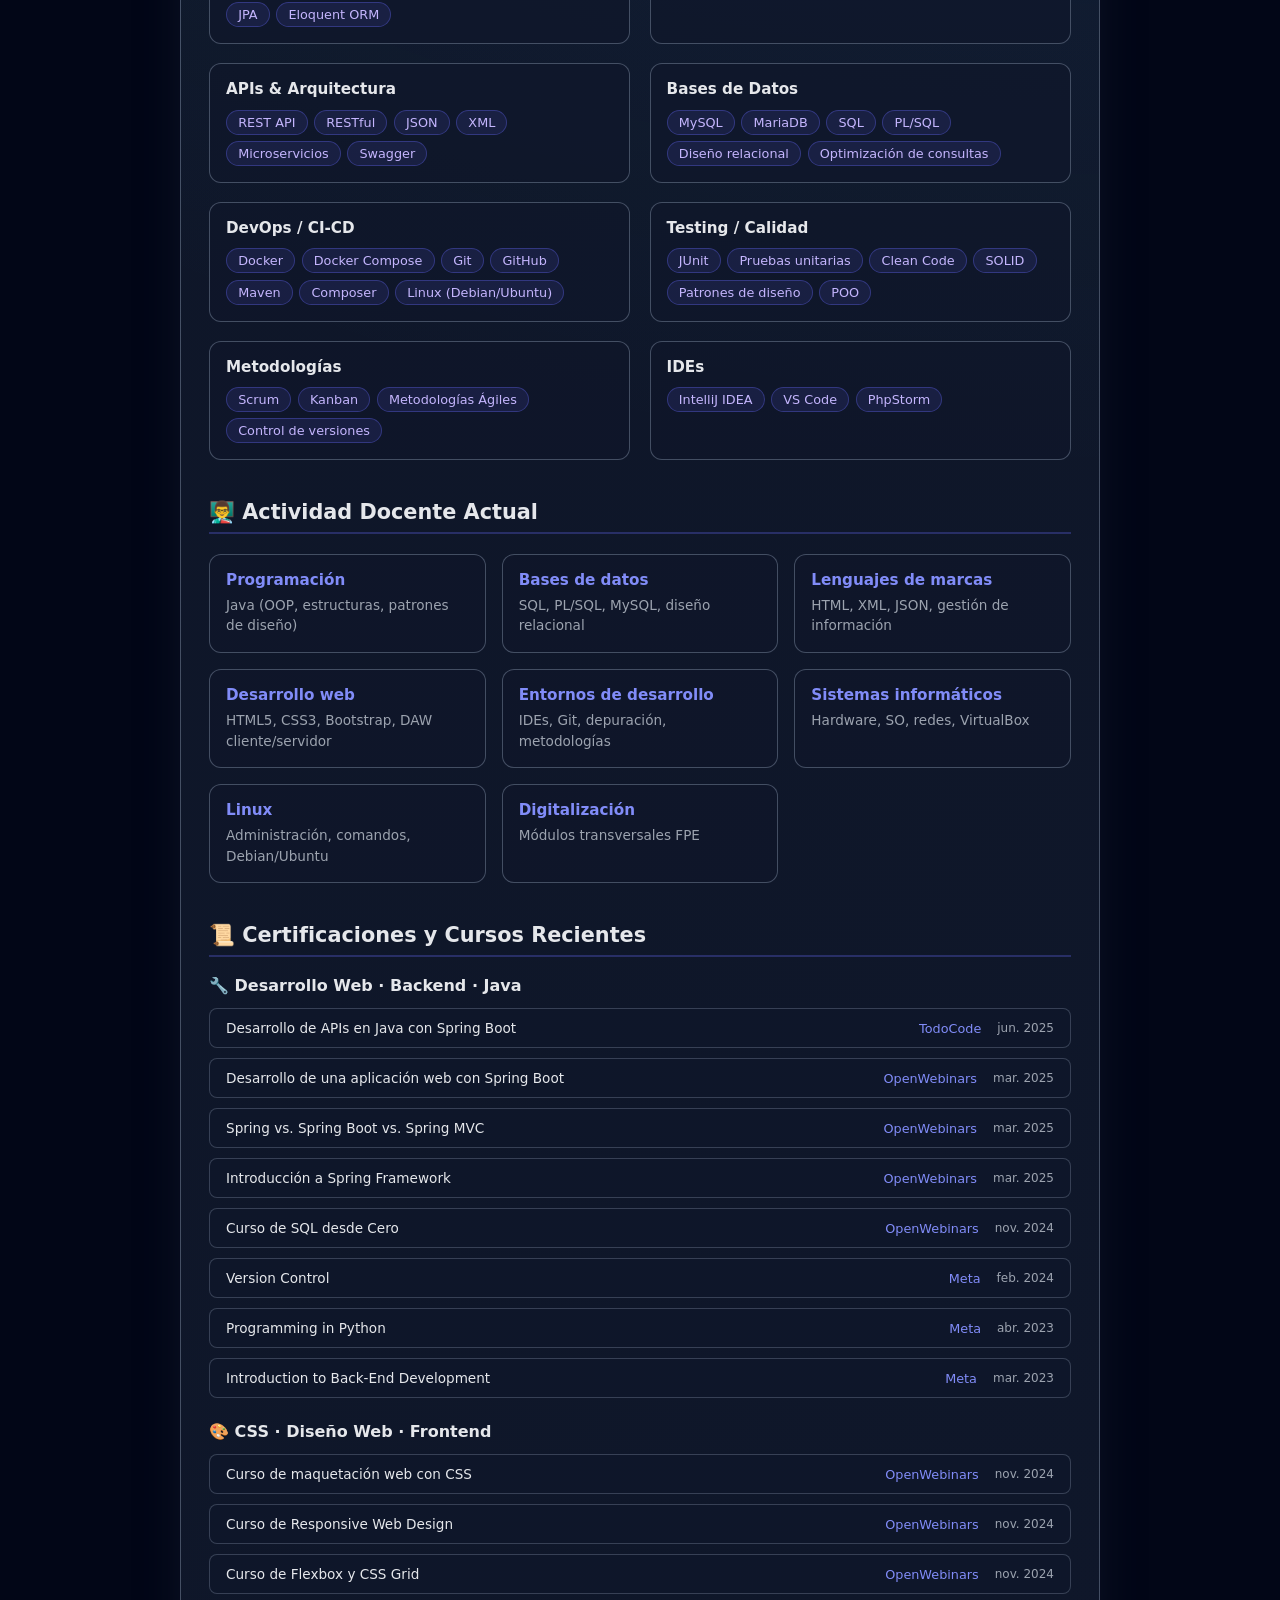
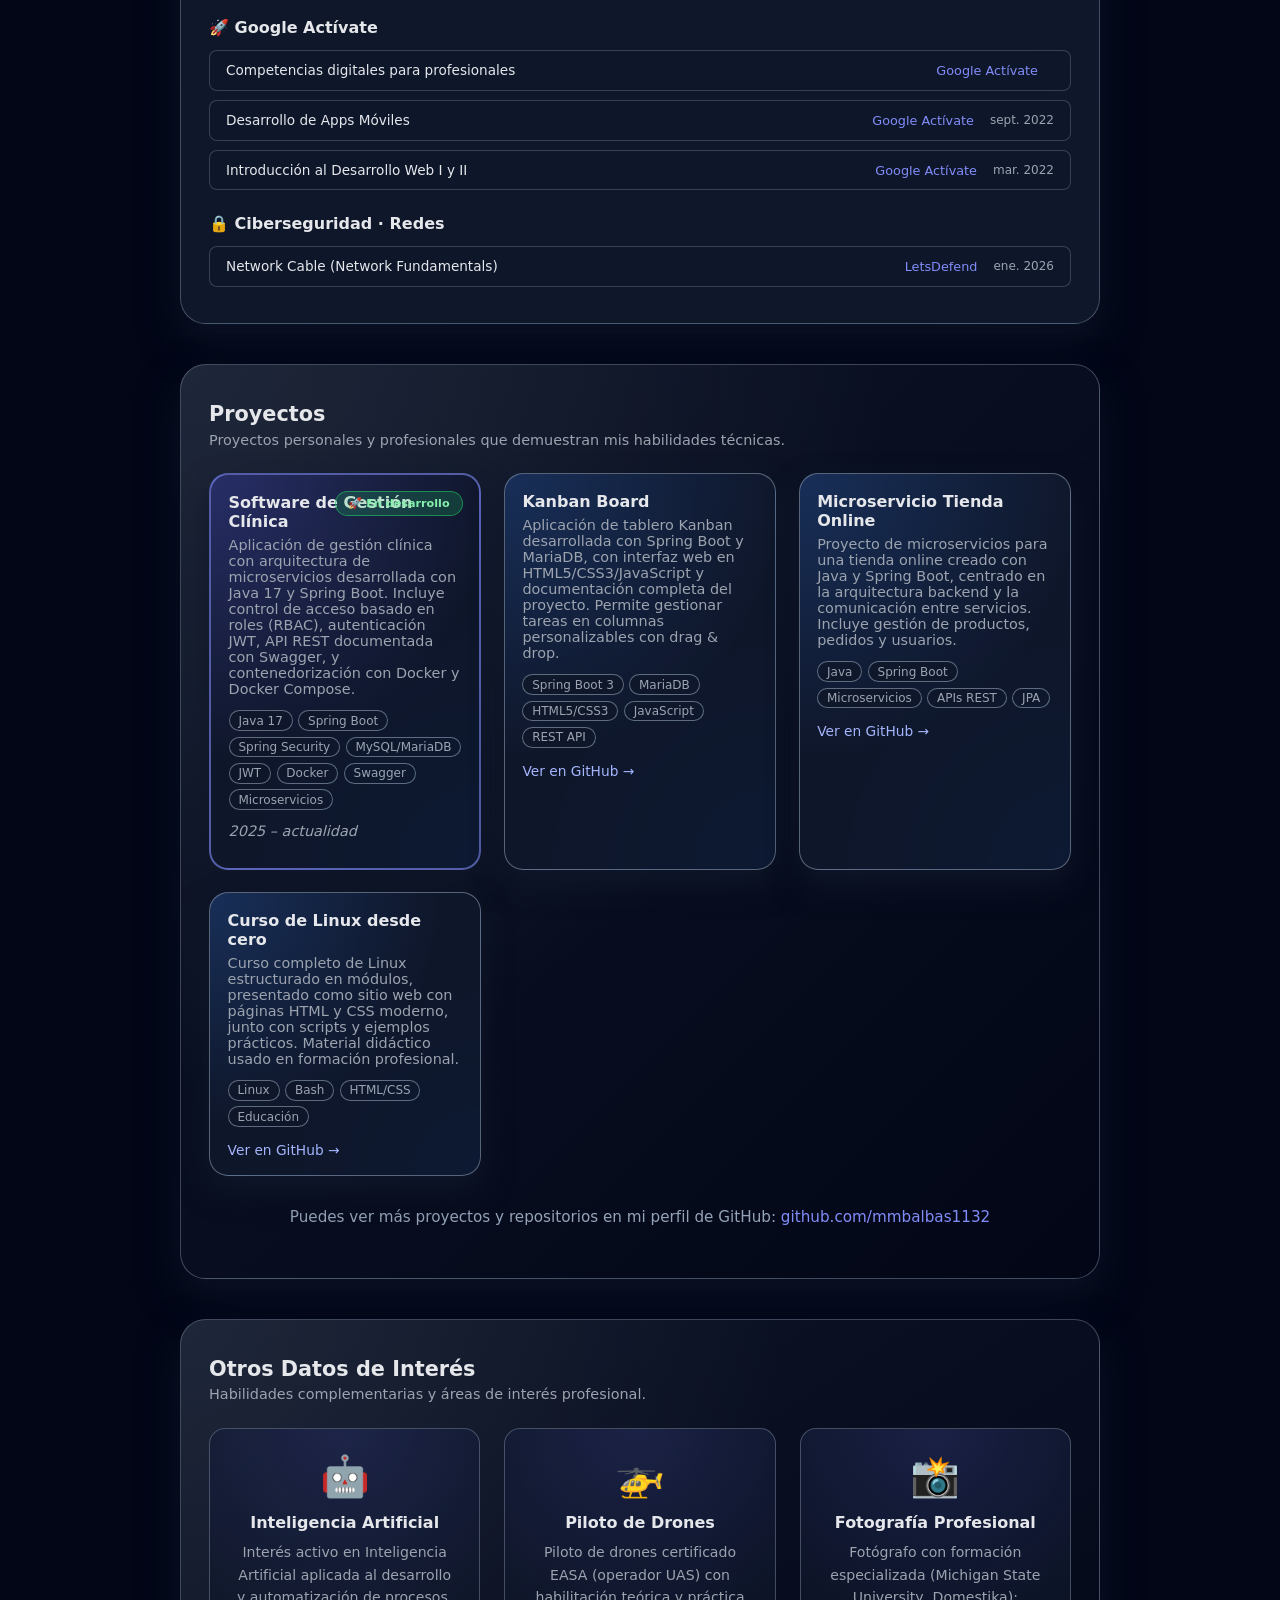
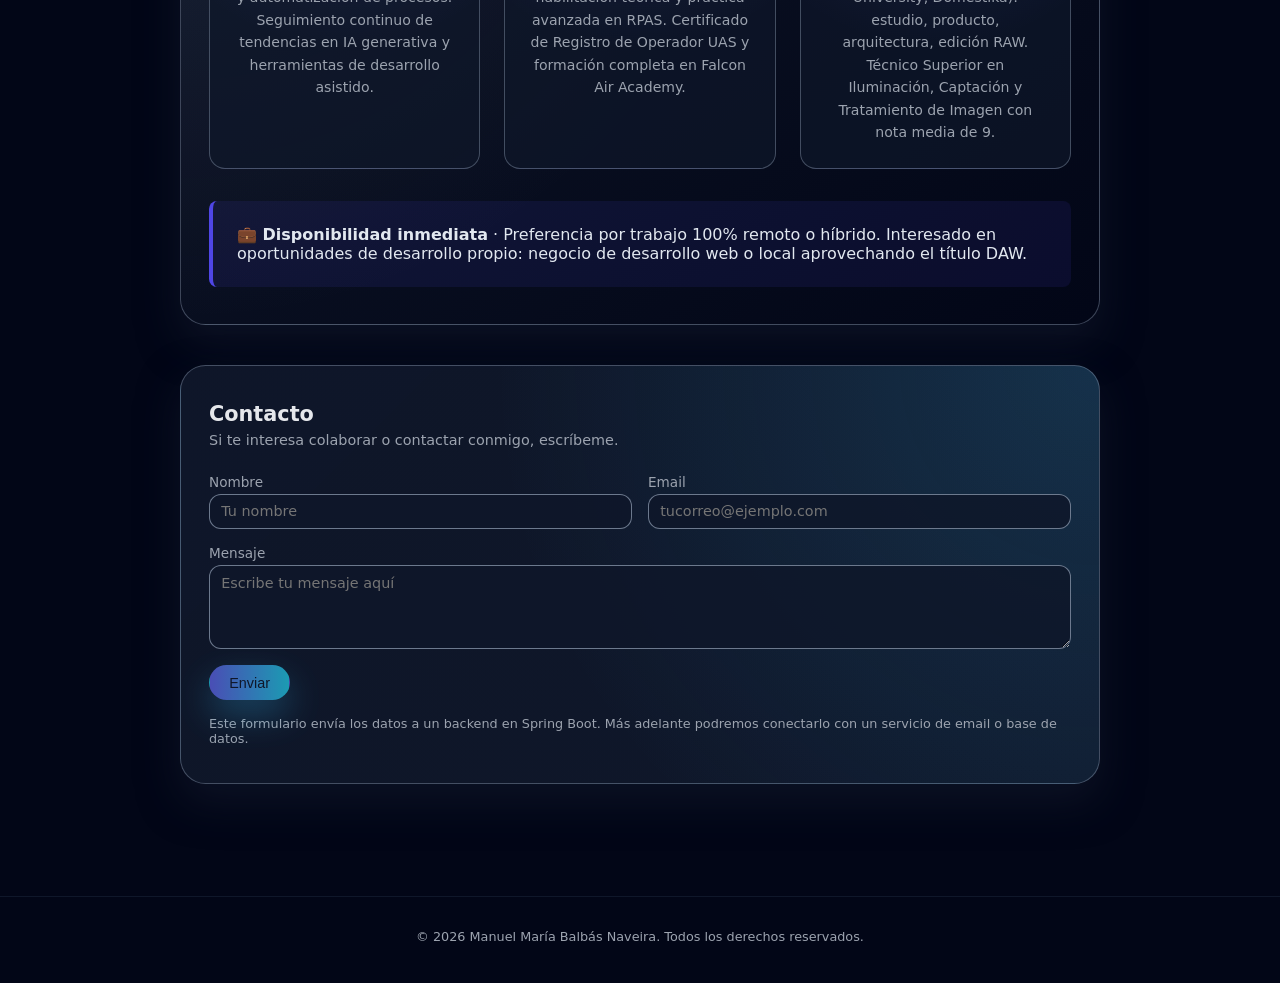
<file: index-webforms.html>
<!DOCTYPE html>
<html lang="es">
<head>
	<meta charset="UTF-8" />
	<meta name="viewport" content="width=device-width, initial-scale=1.0" />
	<title>Portafolio de Manuel María Balbás Naveira</title>
	<link rel="stylesheet" href="styles.css" />
</head>
<body>
<header class="header">
	<div class="header__inner">
		<div class="logo">MB</div>
		<nav class="nav">
			<a href="#inicio">Inicio</a>
			<a href="#sobre-mi">Sobre mí</a>
			<a href="#cv">CV</a>
			<a href="#proyectos">Proyectos</a>
			<a href="#otros-datos">Otros Datos</a>
			<a href="#contacto">Contacto</a>
		</nav>
	</div>
</header>

<main>
	<section id="inicio" class="hero">
		<div class="hero__content">
			<p class="hero__tag">Desarrollador Full Stack · Backend Specialist</p>
			<h1>Hola, soy Manuel María Balbás Naveira</h1>
			<p class="hero__subtitle">
				Desarrollador Full Stack con sólida base en backend (PHP/Laravel, Java/Spring Boot) y experiencia real en el ciclo completo de desarrollo de aplicaciones web. He trabajado en entornos de producción en el Concello de Lugo, refactorizando código legacy, optimizando bases de datos MySQL y automatizando procesos internos. Combino formación técnica reglada (Grado Superior DAW + Certificado de Profesionalidad 1920h) con aprendizaje continuo demostrado en certificaciones activas.
			</p>
			<p class="hero__tech-stack">
				PHP · Laravel · Java · Spring Boot · MySQL · Docker · Git
			</p>
			<div class="hero__contact-info">
				<span>📍 Lugo, Galicia, España</span>
				<span>✉ <a href="/cdn-cgi/l/email-protection" class="__cf_email__" data-cfemail="0e63636c6f626c6f7d4e69636f6762206d6163">[mmbalbas@dawlugo.website]</a></span>
				<span>📞 protected</span>
			</div>
			<div class="hero__actions">
				<a href="#proyectos" class="btn btn--primary">Ver proyectos</a>
				<a href="#cv" class="btn btn--ghost">Ver CV completo</a>
				<a href="#contacto" class="btn btn--ghost">Contactar</a>
			</div>
		</div>
	</section>
	
	<section id="sobre-mi" class="section">
		<div class="section__header">
			<h2>Perfil Profesional</h2>
			<p>Desarrollador Full Stack con sólida experiencia en backend y compromiso con la calidad del código.</p>
		</div>
		<div class="grid-2">
			<div>
				<p>
					Desarrollador Full Stack con sólida base en backend (PHP/Laravel, Java/Spring Boot) y experiencia real en el ciclo completo de desarrollo de aplicaciones web. He trabajado en entornos de producción en el Concello de Lugo, refactorizando código legacy, optimizando bases de datos MySQL y automatizando procesos internos.
				</p>
				<p>
					Combino formación técnica reglada (Grado Superior DAW + Certificado de Profesionalidad 1920h) con aprendizaje continuo demostrado en certificaciones activas. Actualmente ejerzo como profesor de FP en áreas como programación con Java, bases de datos, desarrollo web y sistemas, lo que me permite mantener actualizados mis conocimientos y desarrollar habilidades de comunicación técnica.
				</p>
				<p>
					<strong>Disponibilidad inmediata para trabajo 100% remoto.</strong> Busco oportunidades de desarrollo donde pueda aportar mi experiencia técnica, compromiso con la calidad del código y capacidad de aprendizaje continuo.
				</p>
			</div>
			<div class="section__info-list">
				<div><strong>Ubicación:</strong> Lugo, Galicia, España</div>
				<div><strong>Disponibilidad:</strong> Inmediata (100% remoto preferido)</div>
				<div><strong>Email:</strong> <a href="/cdn-cgi/l/email-protection" class="__cf_email__" data-cfemail="315c5c53505d53504271565c50585d1f525e5c">[email&#160;protected]</a></div>
				<div><strong>Teléfono:</strong> 672 307 323</div>
				<div><strong>LinkedIn:</strong> <a href="https://www.linkedin.com/in/manuel-maría-balbás-naveira-84569a11b/" target="_blank" rel="noopener" style="color: #818cf8; text-decoration: underline;">linkedin.com/in/mmbalbas</a></div>
				<div><strong>GitHub:</strong> <a href="https://github.com/mmbalbas1132" target="_blank" rel="noopener" style="color: #818cf8; text-decoration: underline;">github.com/mmbalbas1132</a></div>
				<div><strong>Idiomas:</strong> 🇪🇸 Español nativo · 🇬🇧 Inglés B2</div>
			</div>
		</div>
	</section>
	
	<section id="cv" class="section section--alt">
		<div class="section__header">
			<h2>Currículum Completo</h2>
			<p>Experiencia profesional, formación académica, habilidades técnicas y certificaciones.</p>
		</div>
		
		<!-- Experiencia Profesional -->
		<div class="cv-section">
			<h3 class="cv-section__title">💼 Experiencia Profesional</h3>
			<div class="timeline">
				<div class="timeline-item">
					<div class="timeline-item__header">
						<h4>Desarrollador de Aplicaciones Web</h4>
						<span class="timeline-item__company">Concello de Lugo</span>
					</div>
					<span class="timeline-item__date">sept. 2022 – oct. 2023 · Lugo, Presencial · Jornada completa</span>
					<p class="timeline-item__description">
						Desenvolupemento Local do Concello de Lugo
					</p>
					<ul class="timeline-item__list">
						<li>Desarrollo Full Stack con PHP 8 (Laravel/Eloquent ORM), JavaScript ES6+, HTML5 y CSS3 en arquitectura MVC.</li>
						<li>Diseño e implementación de bases de datos MySQL: modelado relacional, consultas complejas, optimización con índices e integridad referencial.</li>
						<li>Desarrollo e integración de APIs RESTful con JSON para comunicación entre servicios internos.</li>
						<li>Refactorización de código legacy aplicando principios SOLID y Clean Code; automatización de tareas manuales.</li>
						<li>Documentación técnica, recogida de requisitos y formación a usuarios finales.</li>
						<li>Control de versiones con Git/GitHub bajo metodología ágil (Scrum/Kanban).</li>
					</ul>
					<div class="timeline-item__skills">
						<span>HTML5</span>
						<span>JavaScript</span>
						<span>PHP</span>
						<span>Laravel</span>
						<span>MySQL</span>
						<span>Git</span>
						<span>REST APIs</span>
					</div>
				</div>
				
				<div class="timeline-item">
					<div class="timeline-item__header">
						<h4>Spécialiste en Marketing / Técnico de Marketing</h4>
						<span class="timeline-item__company">AGRUPACION PRONE S.A. / TRIPLEM</span>
					</div>
					<span class="timeline-item__date">may. 2016 – jun. 2018 · Lugo</span>
					<ul class="timeline-item__list">
						<li>Gestión de campañas y estrategia de marketing digital para clientes del sector empresarial.</li>
					</ul>
					<div class="timeline-item__skills">
						<span>SQL</span>
						<span>Marketing digital</span>
						<span>Estrategia de comunicación</span>
					</div>
				</div>
			</div>
		</div>
		
		<!-- Formación Académica -->
		<div class="cv-section">
			<h3 class="cv-section__title">🎓 Formación Académica</h3>
			<div class="timeline">
				<div class="timeline-item">
					<div class="timeline-item__header">
						<h4>Grado Superior en Desarrollo de Aplicaciones Web (DAW)</h4>
						<span class="timeline-item__company">MEDAC</span>
					</div>
					<span class="timeline-item__date">sept. 2024 – ene. 2026</span>
					<p class="timeline-item__description">
						Todos los módulos superados · TFC pendiente · Titulación prevista enero 2026
					</p>
					<p>Módulos: Entornos de desarrollo, Lenguajes de marcas, Sistemas de gestión de información.</p>
					<div class="timeline-item__skills">
						<span>POO</span>
						<span>Java</span>
						<span>Bootstrap</span>
						<span>Tailwind</span>
						<span>Git</span>
						<span>Docker</span>
						<span>Spring Boot</span>
					</div>
				</div>
				
				<div class="timeline-item">
					<div class="timeline-item__header">
						<h4>Certificado de Profesionalidad IFCD0210 – Desarrollo de Aplicaciones con Tecnologías Web</h4>
						<span class="timeline-item__company">Concello de Lugo / Consellería de Promoción de Emprego e Igualdade</span>
					</div>
					<span class="timeline-item__date">sept. 2022 – sept. 2023</span>
					<p class="timeline-item__description">
						Certificado Profesional · 1920 horas de formación
					</p>
					<div class="timeline-item__skills">
						<span>Administración de bases de datos</span>
						<span>Diseño de bases de datos</span>
						<span>PHP</span>
						<span>Laravel</span>
						<span>JavaScript</span>
					</div>
				</div>
				
				<div class="timeline-item">
					<div class="timeline-item__header">
						<h4>SSCE0110 – Habilitación para la Docencia en FPE (Grados A, B y C)</h4>
						<span class="timeline-item__company">Consellería de Emprego e Industria</span>
					</div>
					<span class="timeline-item__date">feb. 2024 – jun. 2024</span>
					<p class="timeline-item__description">
						Docencia de la formación para el empleo (RD. 1086/2011). Unidades de competencia: UC1442_3.
					</p>
				</div>
				
				<div class="timeline-item">
					<div class="timeline-item__header">
						<h4>Técnico Superior en Iluminación, Captación y Tratamiento de Imagen</h4>
						<span class="timeline-item__company">CPA Salduie</span>
					</div>
					<span class="timeline-item__date">sept. 2019 – dic. 2021 · Nota media: 9</span>
					<p class="timeline-item__description">
						Audiovisual Communications Technologies/Technicians
					</p>
					<div class="timeline-item__skills">
						<span>Planificación de cámara en audiovisuales</span>
						<span>Toma de imagen audiovisual</span>
						<span>Iluminación</span>
					</div>
				</div>
				
				<div class="timeline-item">
					<div class="timeline-item__header">
						<h4>Curso Superior en E-Commerce</h4>
						<span class="timeline-item__company">Vértice Training</span>
					</div>
					<span class="timeline-item__date">may. 2017 – nov. 2017</span>
					<p class="timeline-item__description">Marketing, E-Commerce</p>
				</div>
			</div>
		</div>
		
		<!-- Habilidades Técnicas -->
		<div class="cv-section">
			<h3 class="cv-section__title">🛠️ Habilidades Técnicas</h3>
			<div class="skills-grid">
				<div class="skill-category">
					<h4>Backend</h4>
					<div class="skill-tags">
						<span>Java 17/21</span>
						<span>Spring Boot</span>
						<span>Spring MVC</span>
						<span>Spring Security</span>
						<span>PHP 8</span>
						<span>Laravel</span>
						<span>Hibernate</span>
						<span>JPA</span>
						<span>Eloquent ORM</span>
					</div>
				</div>
				
				<div class="skill-category">
					<h4>Frontend</h4>
					<div class="skill-tags">
						<span>JavaScript ES6+</span>
						<span>HTML5</span>
						<span>CSS3</span>
						<span>Bootstrap 5</span>
						<span>Tailwind CSS</span>
						<span>TypeScript (básico)</span>
					</div>
				</div>
				
				<div class="skill-category">
					<h4>APIs & Arquitectura</h4>
					<div class="skill-tags">
						<span>REST API</span>
						<span>RESTful</span>
						<span>JSON</span>
						<span>XML</span>
						<span>Microservicios</span>
						<span>Swagger</span>
					</div>
				</div>
				
				<div class="skill-category">
					<h4>Bases de Datos</h4>
					<div class="skill-tags">
						<span>MySQL</span>
						<span>MariaDB</span>
						<span>SQL</span>
						<span>PL/SQL</span>
						<span>Diseño relacional</span>
						<span>Optimización de consultas</span>
					</div>
				</div>
				
				<div class="skill-category">
					<h4>DevOps / CI-CD</h4>
					<div class="skill-tags">
						<span>Docker</span>
						<span>Docker Compose</span>
						<span>Git</span>
						<span>GitHub</span>
						<span>Maven</span>
						<span>Composer</span>
						<span>Linux (Debian/Ubuntu)</span>
					</div>
				</div>
				
				<div class="skill-category">
					<h4>Testing / Calidad</h4>
					<div class="skill-tags">
						<span>JUnit</span>
						<span>Pruebas unitarias</span>
						<span>Clean Code</span>
						<span>SOLID</span>
						<span>Patrones de diseño</span>
						<span>POO</span>
					</div>
				</div>
				
				<div class="skill-category">
					<h4>Metodologías</h4>
					<div class="skill-tags">
						<span>Scrum</span>
						<span>Kanban</span>
						<span>Metodologías Ágiles</span>
						<span>Control de versiones</span>
					</div>
				</div>
				
				<div class="skill-category">
					<h4>IDEs</h4>
					<div class="skill-tags">
						<span>IntelliJ IDEA</span>
						<span>VS Code</span>
						<span>PhpStorm</span>
					</div>
				</div>
			</div>
		</div>
		
		<!-- Actividad Docente -->
		<div class="cv-section">
			<h3 class="cv-section__title">👨‍🏫 Actividad Docente Actual </h3>
			<div class="teaching-grid">
				<div class="teaching-item">
					<h4>Programación</h4>
					<p>Java (OOP, estructuras, patrones de diseño)</p>
				</div>
				<div class="teaching-item">
					<h4>Bases de datos</h4>
					<p>SQL, PL/SQL, MySQL, diseño relacional</p>
				</div>
				<div class="teaching-item">
					<h4>Lenguajes de marcas</h4>
					<p>HTML, XML, JSON, gestión de información</p>
				</div>
				<div class="teaching-item">
					<h4>Desarrollo web</h4>
					<p>HTML5, CSS3, Bootstrap, DAW cliente/servidor</p>
				</div>
				<div class="teaching-item">
					<h4>Entornos de desarrollo</h4>
					<p>IDEs, Git, depuración, metodologías</p>
				</div>
				<div class="teaching-item">
					<h4>Sistemas informáticos</h4>
					<p>Hardware, SO, redes, VirtualBox</p>
				</div>
				<div class="teaching-item">
					<h4>Linux</h4>
					<p>Administración, comandos, Debian/Ubuntu</p>
				</div>
				<div class="teaching-item">
					<h4>Digitalización</h4>
					<p>Módulos transversales FPE</p>
				</div>
			</div>
		</div>
		
		<!-- Certificaciones -->
		<div class="cv-section">
			<h3 class="cv-section__title">📜 Certificaciones y Cursos Recientes</h3>
			
			<div class="certifications-category">
				<h4>🔧 Desarrollo Web · Backend · Java</h4>
				<div class="certifications-list">
					<div class="cert-item">
						<span class="cert-name">Desarrollo de APIs en Java con Spring Boot</span>
						<span class="cert-org">TodoCode</span>
						<span class="cert-date">jun. 2025</span>
					</div>
					<div class="cert-item">
						<span class="cert-name">Desarrollo de una aplicación web con Spring Boot</span>
						<span class="cert-org">OpenWebinars</span>
						<span class="cert-date">mar. 2025</span>
					</div>
					<div class="cert-item">
						<span class="cert-name">Spring vs. Spring Boot vs. Spring MVC</span>
						<span class="cert-org">OpenWebinars</span>
						<span class="cert-date">mar. 2025</span>
					</div>
					<div class="cert-item">
						<span class="cert-name">Introducción a Spring Framework</span>
						<span class="cert-org">OpenWebinars</span>
						<span class="cert-date">mar. 2025</span>
					</div>
					<div class="cert-item">
						<span class="cert-name">Curso de SQL desde Cero</span>
						<span class="cert-org">OpenWebinars</span>
						<span class="cert-date">nov. 2024</span>
					</div>
					<div class="cert-item">
						<span class="cert-name">Version Control</span>
						<span class="cert-org">Meta</span>
						<span class="cert-date">feb. 2024</span>
					</div>
					<div class="cert-item">
						<span class="cert-name">Programming in Python</span>
						<span class="cert-org">Meta</span>
						<span class="cert-date">abr. 2023</span>
					</div>
					<div class="cert-item">
						<span class="cert-name">Introduction to Back-End Development</span>
						<span class="cert-org">Meta</span>
						<span class="cert-date">mar. 2023</span>
					</div>
				</div>
			</div>
			
			<div class="certifications-category">
				<h4>🎨 CSS · Diseño Web · Frontend</h4>
				<div class="certifications-list">
					<div class="cert-item">
						<span class="cert-name">Curso de maquetación web con CSS</span>
						<span class="cert-org">OpenWebinars</span>
						<span class="cert-date">nov. 2024</span>
					</div>
					<div class="cert-item">
						<span class="cert-name">Curso de Responsive Web Design</span>
						<span class="cert-org">OpenWebinars</span>
						<span class="cert-date">nov. 2024</span>
					</div>
					<div class="cert-item">
						<span class="cert-name">Curso de Flexbox y CSS Grid</span>
						<span class="cert-org">OpenWebinars</span>
						<span class="cert-date">nov. 2024</span>
					</div>
				</div>
			</div>
			
			<div class="certifications-category">
				<h4>🚀 Google Actívate</h4>
				<div class="certifications-list">
					<div class="cert-item">
						<span class="cert-name">Competencias digitales para profesionales</span>
						<span class="cert-org">Google Actívate</span>
					</div>
					<div class="cert-item">
						<span class="cert-name">Desarrollo de Apps Móviles</span>
						<span class="cert-org">Google Actívate</span>
						<span class="cert-date">sept. 2022</span>
					</div>
					<div class="cert-item">
						<span class="cert-name">Introducción al Desarrollo Web I y II</span>
						<span class="cert-org">Google Actívate</span>
						<span class="cert-date">mar. 2022</span>
					</div>
				</div>
			</div>
			
			<div class="certifications-category">
				<h4>🔒 Ciberseguridad · Redes</h4>
				<div class="certifications-list">
					<div class="cert-item">
						<span class="cert-name">Network Cable (Network Fundamentals)</span>
						<span class="cert-org">LetsDefend</span>
						<span class="cert-date">ene. 2026</span>
					</div>
				</div>
			</div>
		</div>
	</section>
	
	<section id="proyectos" class="section">
		<div class="section__header">
			<h2>Proyectos</h2>
			<p>Proyectos personales y profesionales que demuestran mis habilidades técnicas.</p>
		</div>
		
		<div class="projects-grid">
			<article class="card card--featured">
				<div class="card__badge">🚀 En desarrollo</div>
				<h3>Software de Gestión Clínica</h3>
				<p>
					Aplicación de gestión clínica con arquitectura de microservicios desarrollada con Java 17 y Spring Boot.
					Incluye control de acceso basado en roles (RBAC), autenticación JWT, API REST documentada con Swagger,
					y contenedorización con Docker y Docker Compose.
				</p>
				<div class="card__tags">
					<span>Java 17</span>
					<span>Spring Boot</span>
					<span>Spring Security</span>
					<span>MySQL/MariaDB</span>
					<span>JWT</span>
					<span>Docker</span>
					<span>Swagger</span>
					<span>Microservicios</span>
				</div>
				<p class="card__status">2025 – actualidad</p>
			</article>
			
			<article class="card">
				<h3>Kanban Board</h3>
				<p>
					Aplicación de tablero Kanban desarrollada con Spring Boot y MariaDB, con interfaz web
					en HTML5/CSS3/JavaScript y documentación completa del proyecto. Permite gestionar tareas
					en columnas personalizables con drag & drop.
				</p>
				<div class="card__tags">
					<span>Spring Boot 3</span>
					<span>MariaDB</span>
					<span>HTML5/CSS3</span>
					<span>JavaScript</span>
					<span>REST API</span>
				</div>
				<a href="https://github.com/mmbalbas1132/kanban-board" class="card__link" target="_blank" rel="noopener noreferrer">
					Ver en GitHub →
				</a>
			</article>
			
			<article class="card">
				<h3>Microservicio Tienda Online</h3>
				<p>
					Proyecto de microservicios para una tienda online creado con Java y Spring Boot,
					centrado en la arquitectura backend y la comunicación entre servicios. Incluye gestión
					de productos, pedidos y usuarios.
				</p>
				<div class="card__tags">
					<span>Java</span>
					<span>Spring Boot</span>
					<span>Microservicios</span>
					<span>APIs REST</span>
					<span>JPA</span>
				</div>
				<a
						href="https://github.com/mmbalbas1132/Microservicio_Spring_Boot_Core_de_Tienda_Online"
						class="card__link"
						target="_blank"
						rel="noopener noreferrer"
				>
					Ver en GitHub →
				</a>
			</article>
			
			<article class="card">
				<h3>Curso de Linux desde cero</h3>
				<p>
					Curso completo de Linux estructurado en módulos, presentado como sitio web con
					páginas HTML y CSS moderno, junto con scripts y ejemplos prácticos. Material didáctico
					usado en formación profesional.
				</p>
				<div class="card__tags">
					<span>Linux</span>
					<span>Bash</span>
					<span>HTML/CSS</span>
					<span>Educación</span>
				</div>
				<a
						href="https://github.com/mmbalbas1132/linux-curso-desde-cero"
						class="card__link"
						target="_blank"
						rel="noopener noreferrer"
				>
					Ver en GitHub →
				</a>
			</article>
		</div>
		
		<p style="margin-top: 2rem; text-align: center; font-size: 0.95rem; color: #94a3b8;">
			Puedes ver más proyectos y repositorios en mi perfil de GitHub:
			<a
					href="https://github.com/mmbalbas1132"
					target="_blank"
					rel="noopener noreferrer"
					style="color: #818cf8; text-decoration: none; font-weight: 500;"
			>github.com/mmbalbas1132</a
			>
		</p>
	</section>
	
	<section id="otros-datos" class="section">
		<div class="section__header">
			<h2>Otros Datos de Interés</h2>
			<p>Habilidades complementarias y áreas de interés profesional.</p>
		</div>
		<div class="grid-3">
			<div class="info-card">
				<div class="info-card__icon">🤖</div>
				<h3>Inteligencia Artificial</h3>
				<p>
					Interés activo en Inteligencia Artificial aplicada al desarrollo y automatización de procesos.
					Seguimiento continuo de tendencias en IA generativa y herramientas de desarrollo asistido.
				</p>
			</div>
			<div class="info-card">
				<div class="info-card__icon">🚁</div>
				<h3>Piloto de Drones</h3>
				<p>
					Piloto de drones certificado EASA (operador UAS) con habilitación teórica y práctica avanzada
					en RPAS. Certificado de Registro de Operador UAS y formación completa en Falcon Air Academy.
				</p>
			</div>
			<div class="info-card">
				<div class="info-card__icon">📸</div>
				<h3>Fotografía Profesional</h3>
				<p>
					Fotógrafo con formación especializada (Michigan State University, Domestika): estudio, producto,
					arquitectura, edición RAW. Técnico Superior en Iluminación, Captación y Tratamiento de Imagen
					con nota media de 9.
				</p>
			</div>
		</div>
		<div style="margin-top: 2rem; padding: 1.5rem; background: rgba(79, 70, 229, 0.1); border-radius: 8px; border-left: 4px solid #4f46e5;">
			<p style="margin: 0; font-size: 1rem; color: #e2e8f0;">
				<strong>💼 Disponibilidad inmediata</strong> · Preferencia por trabajo 100% remoto o híbrido.
															Interesado en oportunidades de desarrollo propio: negocio de desarrollo web o local aprovechando
															el título DAW.
			</p>
		</div>
	</section>
	
	<section id="contacto" class="section section--alt">
		<div class="section__header">
			<h2>Contacto</h2>
			<p>Si te interesa colaborar o contactar conmigo, escríbeme.</p>
		</div>
		<form id="contact-form" class="contact-form">
			<div class="form-row">
				<div class="form-field">
					<label for="nombre">Nombre</label>
					<input id="nombre" name="nombre" type="text" placeholder="Tu nombre" required />
				</div>
				<div class="form-field">
					<label for="email">Email</label>
					<input
							id="email"
							name="email"
							type="email"
							placeholder="tucorreo@ejemplo.com"
							required
					/>
				</div>
			</div>
			<div class="form-field">
				<label for="mensaje">Mensaje</label>
				<textarea
						id="mensaje"
						name="mensaje"
						rows="4"
						placeholder="Escribe tu mensaje aquí"
						required
				></textarea>
			</div>
			<button type="submit" class="btn btn--primary">
				Enviar
			</button>
			<p class="form-note">
				Este formulario envía los datos a un backend en Spring Boot. Más adelante podremos
				conectarlo con un servicio de email o base de datos.
			</p>
		</form>
	</section>
</main>

<footer class="footer">
	<p>&copy; <span id="year"></span> Manuel María Balbás Naveira. Todos los derechos reservados.</p>
</footer>

<script>
	/*
	 * ============================================================
	 * FORMULARIO DE CONTACTO — Web3Forms (versión producción)
	 * ============================================================
	 * CAMBIO RESPECTO A index.html (versión original con backend):
	 *
	 * La versión original (index.html) enviaba los datos del formulario
	 * a un backend Spring Boot (Java 17 / Spring Boot 3.2.3) desplegado
	 * en Railway, con una API REST en /api/contact que guardaba los
	 * mensajes en una base de datos MySQL alojada en Ferozo.
	 *
	 * Esta versión usa Web3Forms (https://web3forms.com), un servicio
	 * gratuito que reenvía los mensajes directamente al email del
	 * propietario sin necesidad de backend ni base de datos.
	 * Es la solución adecuada para un portfolio estático en hosting
	 * compartido (Ferozo / dawlugo.website).
	 *
	 * El backend Spring Boot se mantiene en el repositorio como
	 * proyecto de referencia y puede reactivarse en el futuro para
	 * aplicaciones más complejas que requieran persistencia de datos.
	 * ============================================================
	 */
	
	// Actualiza dinámicamente el año del pie de página
	document.getElementById("year").textContent = new Date().getFullYear();
	
	// Clave de acceso Web3Forms — mmbalbas@dawlugo.website
	const WEB3FORMS_ACCESS_KEY = "07789602-11c1-43ac-bb1a-d7e9dcedd85d";
	
	const form = document.getElementById("contact-form");
	form.addEventListener("submit", async (event) => {
		event.preventDefault();
		
		const nombre = document.getElementById("nombre").value.trim();
		const email = document.getElementById("email").value.trim();
		const mensaje = document.getElementById("mensaje").value.trim();
		
		// Validación mínima en cliente
		if (!nombre || !email || !mensaje) {
			alert("Por favor, completa todos los campos.");
			return;
		}
		
		try {
			// Web3Forms recibe los datos y los reenvía al email configurado
			// sin necesidad de backend propio
			const response = await fetch("https://api.web3forms.com/submit", {
				method: "POST",
				headers: {
					"Content-Type": "application/json",
					Accept: "application/json",
				},
				body: JSON.stringify({
					access_key: WEB3FORMS_ACCESS_KEY,
					name: nombre,
					email: email,
					message: mensaje,
					subject: "Nuevo mensaje desde dawlugo.website",
				}),
			});
			
			const data = await response.json().catch(() => null);
			
			if (!response.ok || !data || !data.success) {
				alert(
						(data && data.message) ||
						"Ha ocurrido un error al enviar el mensaje. Inténtalo de nuevo más tarde."
				);
				return;
			}
			
			alert("¡Mensaje enviado correctamente! Me pondré en contacto contigo pronto.");
			form.reset();
			
		} catch (error) {
			alert("Error de conexión. Por favor, inténtalo de nuevo más tarde.");
		}
	});
</script>
</body>
</html>
</file>
<file: styles.css>
:root {
  --bg: #050816;
  --bg-alt: #0b1020;
  --card-bg: #111827;
  --accent: #6366f1;
  --accent-soft: rgba(99, 102, 241, 0.12);
  --accent-strong: rgba(129, 140, 248, 0.5);
  --text: #e5e7eb;
  --text-soft: #9ca3af;
  --border-subtle: rgba(148, 163, 184, 0.3);
  --radius-lg: 16px;
  --radius-pill: 999px;
  --shadow-soft: 0 22px 45px rgba(15, 23, 42, 0.65);
}

*,
*::before,
*::after {
  box-sizing: border-box;
}

body {
  margin: 0;
  font-family: system-ui, -apple-system, BlinkMacSystemFont, "Segoe UI", sans-serif;
  background: radial-gradient(circle at top, #0b1120 0, #020617 40%, #020617 100%);
  color: var(--text);
}

a {
  color: inherit;
  text-decoration: none;
}

img {
  max-width: 100%;
  display: block;
}

.header {
  position: sticky;
  top: 0;
  z-index: 20;
  backdrop-filter: blur(18px);
  background: linear-gradient(to bottom, rgba(2, 6, 23, 0.9), transparent);
  border-bottom: 1px solid rgba(148, 163, 184, 0.2);
}

.header__inner {
  max-width: 960px;
  margin: 0 auto;
  padding: 0.85rem 1.25rem;
  display: flex;
  align-items: center;
  justify-content: space-between;
}

.logo {
  width: 34px;
  height: 34px;
  border-radius: 1rem;
  background: radial-gradient(circle at 30% 30%, #fbbf24, #6366f1 55%, #0ea5e9 100%);
  border: 1px solid rgba(248, 250, 252, 0.6);
  display: flex;
  align-items: center;
  justify-content: center;
  font-weight: 700;
  font-size: 0.9rem;
  color: #020617;
  box-shadow: 0 12px 30px rgba(30, 64, 175, 0.65);
}

.nav {
  display: flex;
  gap: 1.25rem;
  font-size: 0.9rem;
}

.nav a {
  position: relative;
  color: var(--text-soft);
}

.nav a::after {
  content: "";
  position: absolute;
  left: 0;
  bottom: -0.25rem;
  width: 0;
  height: 2px;
  background: linear-gradient(to right, #6366f1, #22d3ee);
  border-radius: 999px;
  transition: width 0.25s ease;
}

.nav a:hover {
  color: var(--text);
}

.nav a:hover::after {
  width: 100%;
}

main {
  max-width: 960px;
  margin: 0 auto;
  padding: 1.5rem 1.25rem 3rem;
}

.hero {
  display: grid;
  grid-template-columns: minmax(0, 1.4fr);
  gap: 2.5rem;
  padding: 3.5rem 1.75rem 3rem;
  margin: 1rem 0 2rem;
  border-radius: 1.75rem;
  border: 1px solid rgba(148, 163, 184, 0.4);
  background:
    radial-gradient(circle at top right, rgba(56, 189, 248, 0.18), transparent 60%),
    radial-gradient(circle at 20% 120%, rgba(129, 140, 248, 0.22), transparent 60%),
    linear-gradient(to bottom right, rgba(15, 23, 42, 0.96), rgba(2, 6, 23, 0.98));
  box-shadow: var(--shadow-soft);
  position: relative;
  overflow: hidden;
}

.hero::before {
  content: "";
  position: absolute;
  inset: 0;
  background-image: radial-gradient(circle at 0 0, rgba(248, 250, 252, 0.12), transparent 55%);
  opacity: 0.4;
  pointer-events: none;
}

.hero__content {
  position: relative;
  z-index: 1;
}

.hero__tag {
  display: inline-flex;
  align-items: center;
  gap: 0.4rem;
  padding: 0.2rem 0.8rem;
  border-radius: var(--radius-pill);
  background: rgba(15, 23, 42, 0.75);
  border: 1px solid rgba(148, 163, 184, 0.55);
  color: var(--text-soft);
  font-size: 0.75rem;
  margin-bottom: 0.9rem;
}

.hero__tag::before {
  content: "";
  width: 7px;
  height: 7px;
  border-radius: 999px;
  background: radial-gradient(circle at 30% 30%, #bbf7d0, #22c55e);
  box-shadow: 0 0 14px rgba(34, 197, 94, 0.8);
}

.hero h1 {
  font-size: clamp(2.1rem, 4vw, 2.7rem);
  margin: 0 0 0.4rem;
}

.hero__subtitle {
  margin: 0;
  color: var(--text-soft);
  max-width: 36rem;
  line-height: 1.7;
}

.hero__tech-stack {
  margin: 1rem 0 0.5rem;
  padding: 0.6rem 1rem;
  border-radius: 0.75rem;
  background: rgba(15, 23, 42, 0.6);
  border: 1px solid rgba(148, 163, 184, 0.4);
  color: #818cf8;
  font-size: 0.9rem;
  font-weight: 500;
  text-align: center;
  max-width: fit-content;
}

.hero__contact-info {
  display: flex;
  flex-wrap: wrap;
  gap: 1rem;
  margin-top: 1rem;
  font-size: 0.85rem;
  color: var(--text-soft);
}

.hero__contact-info span {
  display: flex;
  align-items: center;
  gap: 0.3rem;
}

.hero__actions {
  display: flex;
  flex-wrap: wrap;
  gap: 0.75rem;
  margin-top: 1.7rem;
}

.btn {
  display: inline-flex;
  align-items: center;
  justify-content: center;
  padding: 0.55rem 1.2rem;
  border-radius: var(--radius-pill);
  font-size: 0.9rem;
  font-weight: 500;
  border: 1px solid transparent;
  cursor: pointer;
  transition: background 0.18s ease, transform 0.12s ease, box-shadow 0.18s ease, border-color 0.18s ease;
}

.btn--primary {
  background: linear-gradient(to right, #6366f1, #22d3ee);
  color: #0f172a;
  box-shadow: 0 15px 35px rgba(56, 189, 248, 0.4);
}

.btn--primary:hover {
  transform: translateY(-1px);
  box-shadow: 0 18px 40px rgba(56, 189, 248, 0.55);
}

.btn--ghost {
  background: rgba(15, 23, 42, 0.7);
  border-color: rgba(148, 163, 184, 0.7);
  color: var(--text-soft);
}

.btn--ghost:hover {
  border-color: rgba(248, 250, 252, 0.9);
  color: var(--text);
}

.section {
  margin: 2.5rem 0;
  padding: 2.3rem 1.75rem;
  border-radius: 1.6rem;
  border: 1px solid rgba(148, 163, 184, 0.4);
  background: radial-gradient(circle at top left, rgba(148, 163, 184, 0.12), transparent 55%),
    linear-gradient(to bottom right, rgba(15, 23, 42, 0.96), rgba(2, 6, 23, 0.98));
  box-shadow: 0 18px 40px rgba(15, 23, 42, 0.7);
}

.section--alt {
  background: radial-gradient(circle at top right, rgba(56, 189, 248, 0.16), transparent 60%),
    linear-gradient(135deg, rgba(15, 23, 42, 0.95), rgba(15, 23, 42, 1));
}

.section__header {
  margin-bottom: 1.6rem;
}

.section__header h2 {
  margin: 0;
  font-size: 1.3rem;
}

.section__header p {
  margin: 0.35rem 0 0;
  color: var(--text-soft);
  font-size: 0.9rem;
}

.grid-2 {
  display: grid;
  grid-template-columns: minmax(0, 1.4fr) minmax(0, 1fr);
  gap: 1.75rem;
  align-items: flex-start;
}

.section__info-list {
  display: flex;
  flex-direction: column;
  gap: 0.55rem;
  padding: 0.9rem 1rem;
  border-radius: 1rem;
  background: radial-gradient(circle at top, rgba(15, 23, 42, 0.7), transparent 55%),
    rgba(15, 23, 42, 0.9);
  border: 1px solid rgba(148, 163, 184, 0.55);
  font-size: 0.9rem;
  color: var(--text-soft);
}

.cv {
  display: grid;
  grid-template-columns: repeat(2, minmax(0, 1fr));
  gap: 1.6rem;
}

.cv__column h3 {
  margin: 0 0 0.8rem;
  font-size: 1rem;
}

.timeline {
  list-style: none;
  padding: 0;
  margin: 0;
  border-left: 1px solid var(--border-subtle);
}

.timeline li {
  position: relative;
  padding: 0.5rem 0 0.9rem 1.2rem;
}

.timeline li::before {
  content: "";
  position: absolute;
  left: -6px;
  top: 0.75rem;
  width: 10px;
  height: 10px;
  border-radius: 999px;
  background: radial-gradient(circle at 30% 30%, #e5e7eb, #6366f1);
  box-shadow: 0 0 12px rgba(129, 140, 248, 0.9);
}

.timeline h4 {
  margin: 0;
  font-size: 0.95rem;
}

.timeline__date {
  display: inline-block;
  margin-top: 0.15rem;
  font-size: 0.75rem;
  color: var(--text-soft);
}

.timeline p {
  margin: 0.4rem 0 0;
  font-size: 0.88rem;
  color: var(--text-soft);
}

/* Nuevos estilos para sección CV expandida */
.cv-section {
  margin-bottom: 2.5rem;
}

.cv-section:last-child {
  margin-bottom: 0;
}

.cv-section__title {
  margin: 0 0 1.2rem;
  font-size: 1.3rem;
  color: var(--text);
  padding-bottom: 0.5rem;
  border-bottom: 2px solid rgba(99, 102, 241, 0.3);
}

.timeline-item {
  position: relative;
  padding: 0.8rem 0 1.2rem 1.5rem;
  border-left: 2px solid var(--border-subtle);
}

.timeline-item::before {
  content: "";
  position: absolute;
  left: -7px;
  top: 1rem;
  width: 12px;
  height: 12px;
  border-radius: 999px;
  background: radial-gradient(circle at 30% 30%, #e5e7eb, #6366f1);
  box-shadow: 0 0 12px rgba(129, 140, 248, 0.9);
}

.timeline-item__header {
  display: flex;
  flex-direction: column;
  gap: 0.2rem;
}

.timeline-item__header h4 {
  margin: 0;
  font-size: 1rem;
  color: var(--text);
}

.timeline-item__company {
  font-size: 0.9rem;
  color: #818cf8;
  font-weight: 500;
}

.timeline-item__date {
  display: block;
  margin: 0.3rem 0 0.5rem;
  font-size: 0.8rem;
  color: var(--text-soft);
  font-style: italic;
}

.timeline-item__description {
  margin: 0.5rem 0;
  font-size: 0.9rem;
  color: var(--text-soft);
  line-height: 1.6;
}

.timeline-item__list {
  margin: 0.7rem 0;
  padding-left: 1.2rem;
  color: var(--text-soft);
}

.timeline-item__list li {
  margin-bottom: 0.4rem;
  font-size: 0.88rem;
  line-height: 1.5;
}

.timeline-item__skills {
  display: flex;
  flex-wrap: wrap;
  gap: 0.4rem;
  margin-top: 0.7rem;
}

.timeline-item__skills span {
  padding: 0.2rem 0.6rem;
  border-radius: 999px;
  background: rgba(99, 102, 241, 0.15);
  border: 1px solid rgba(99, 102, 241, 0.4);
  font-size: 0.75rem;
  color: #a5b4fc;
}

/* Skills Grid */
.skills-grid {
  display: grid;
  grid-template-columns: repeat(auto-fit, minmax(280px, 1fr));
  gap: 1.2rem;
}

.skill-category {
  padding: 1rem;
  border-radius: 0.75rem;
  background: rgba(15, 23, 42, 0.6);
  border: 1px solid rgba(148, 163, 184, 0.4);
}

.skill-category h4 {
  margin: 0 0 0.7rem;
  font-size: 0.95rem;
  color: var(--text);
}

.skill-tags {
  display: flex;
  flex-wrap: wrap;
  gap: 0.4rem;
}

.skill-tags span {
  padding: 0.25rem 0.7rem;
  border-radius: 999px;
  background: rgba(99, 102, 241, 0.12);
  border: 1px solid rgba(99, 102, 241, 0.35);
  font-size: 0.8rem;
  color: #c4b5fd;
}

/* Teaching Grid */
.teaching-grid {
  display: grid;
  grid-template-columns: repeat(auto-fit, minmax(240px, 1fr));
  gap: 1rem;
}

.teaching-item {
  padding: 1rem;
  border-radius: 0.75rem;
  background: rgba(15, 23, 42, 0.6);
  border: 1px solid rgba(148, 163, 184, 0.4);
}

.teaching-item h4 {
  margin: 0 0 0.4rem;
  font-size: 0.95rem;
  color: #818cf8;
}

.teaching-item p {
  margin: 0;
  font-size: 0.85rem;
  color: var(--text-soft);
  line-height: 1.5;
}

/* Certifications */
.certifications-category {
  margin-bottom: 1.5rem;
}

.certifications-category:last-child {
  margin-bottom: 0;
}

.certifications-category h4 {
  margin: 0 0 0.8rem;
  font-size: 1rem;
  color: var(--text);
  display: flex;
  align-items: center;
  gap: 0.5rem;
}

.certifications-list {
  display: flex;
  flex-direction: column;
  gap: 0.6rem;
}

.cert-item {
  padding: 0.7rem 1rem;
  border-radius: 0.5rem;
  background: rgba(15, 23, 42, 0.5);
  border: 1px solid rgba(148, 163, 184, 0.3);
  display: grid;
  grid-template-columns: 1fr auto auto;
  gap: 1rem;
  align-items: center;
  font-size: 0.85rem;
}

.cert-name {
  color: var(--text);
}

.cert-org {
  color: #818cf8;
  font-size: 0.8rem;
}

.cert-date {
  color: var(--text-soft);
  font-size: 0.75rem;
  text-align: right;
}

.projects-grid {
  display: grid;
  grid-template-columns: repeat(3, minmax(0, 1fr));
  gap: 1.4rem;
}

.card {
  border-radius: 1.2rem;
  padding: 1.1rem 1.1rem 1rem;
  background: radial-gradient(circle at top left, rgba(59, 130, 246, 0.23), transparent 60%),
    rgba(15, 23, 42, 0.98);
  border: 1px solid rgba(148, 163, 184, 0.55);
  box-shadow: 0 14px 30px rgba(15, 23, 42, 0.9);
  position: relative;
  overflow: hidden;
}

.card--featured {
  border: 2px solid rgba(129, 140, 248, 0.6);
  background: radial-gradient(circle at top left, rgba(99, 102, 241, 0.3), transparent 60%),
    rgba(15, 23, 42, 0.98);
}

.card__badge {
  position: absolute;
  top: 1rem;
  right: 1rem;
  padding: 0.3rem 0.8rem;
  border-radius: 999px;
  background: rgba(34, 197, 94, 0.2);
  border: 1px solid rgba(34, 197, 94, 0.6);
  color: #86efac;
  font-size: 0.7rem;
  font-weight: 600;
  z-index: 2;
}

.card::after {
  content: "";
  position: absolute;
  inset: 0;
  background: radial-gradient(circle at bottom right, rgba(56, 189, 248, 0.22), transparent 55%);
  opacity: 0.75;
  mix-blend-mode: soft-light;
  pointer-events: none;
}

.card h3 {
  margin: 0 0 0.4rem;
  font-size: 1rem;
  position: relative;
  z-index: 1;
}

.card p {
  margin: 0 0 0.8rem;
  font-size: 0.9rem;
  color: var(--text-soft);
  position: relative;
  z-index: 1;
}

.card__status {
  margin: 0.8rem 0 0;
  font-size: 0.8rem;
  color: var(--text-soft);
  font-style: italic;
  position: relative;
  z-index: 1;
}

.card__tags {
  display: flex;
  flex-wrap: wrap;
  gap: 0.35rem;
  margin-bottom: 0.8rem;
}

.card__tags span {
  padding: 0.15rem 0.55rem;
  border-radius: 999px;
  background: rgba(15, 23, 42, 0.8);
  border: 1px solid rgba(148, 163, 184, 0.6);
  font-size: 0.75rem;
  color: var(--text-soft);
}

.card__link {
  position: relative;
  font-size: 0.86rem;
  color: #a5b4fc;
}

.card__link::after {
  content: "";
  position: absolute;
  left: 0;
  bottom: -0.15rem;
  width: 0;
  height: 1px;
  background: currentColor;
  transition: width 0.2s ease;
}

.card__link:hover::after {
  width: 100%;
}

/* Grid de 3 columnas para otros datos */
.grid-3 {
  display: grid;
  grid-template-columns: repeat(3, minmax(0, 1fr));
  gap: 1.5rem;
}

.info-card {
  padding: 1.5rem;
  border-radius: 1rem;
  background: radial-gradient(circle at top, rgba(99, 102, 241, 0.15), transparent 60%),
    rgba(15, 23, 42, 0.7);
  border: 1px solid rgba(148, 163, 184, 0.4);
  text-align: center;
  transition: transform 0.2s ease, border-color 0.2s ease;
}

.info-card:hover {
  transform: translateY(-4px);
  border-color: rgba(129, 140, 248, 0.6);
}

.info-card__icon {
  font-size: 2.5rem;
  margin-bottom: 0.8rem;
}

.info-card h3 {
  margin: 0 0 0.6rem;
  font-size: 1rem;
  color: var(--text);
}

.info-card p {
  margin: 0;
  font-size: 0.88rem;
  color: var(--text-soft);
  line-height: 1.6;
}

.contact-form {
  display: flex;
  flex-direction: column;
  gap: 1rem;
  margin-top: 0.9rem;
}

.form-row {
  display: flex;
  gap: 1rem;
}

.form-field {
  flex: 1;
  display: flex;
  flex-direction: column;
  gap: 0.25rem;
  font-size: 0.85rem;
}

.form-field label {
  color: var(--text-soft);
}

.form-field input,
.form-field textarea {
  background: rgba(15, 23, 42, 0.85);
  border-radius: 0.75rem;
  border: 1px solid rgba(148, 163, 184, 0.7);
  padding: 0.55rem 0.7rem;
  color: var(--text);
  font-family: inherit;
  font-size: 0.9rem;
}

.form-field input:focus,
.form-field textarea:focus {
  outline: none;
  border-color: #6366f1;
  box-shadow: 0 0 0 1px rgba(99, 102, 241, 0.6);
}

.form-field textarea {
  resize: vertical;
}

.contact-form .btn {
  align-self: flex-start;
  opacity: 0.7;
  cursor: not-allowed;
}

.form-note {
  margin: 0;
  font-size: 0.8rem;
  color: var(--text-soft);
}

.footer {
  border-top: 1px solid rgba(15, 23, 42, 1);
  margin-top: 1.5rem;
  padding: 1.2rem 1.25rem 1.6rem;
  text-align: center;
  font-size: 0.8rem;
  color: var(--text-soft);
}

@media (max-width: 768px) {
  .header__inner {
    padding-inline: 1rem;
  }

  .nav {
    gap: 0.7rem;
    font-size: 0.8rem;
  }

  main {
    padding-inline: 1rem;
  }

  .hero {
    padding: 2.2rem 1.45rem 2.1rem;
    margin-top: 1.2rem;
  }

  .hero__tech-stack {
    font-size: 0.8rem;
  }

  .hero__contact-info {
    flex-direction: column;
    gap: 0.5rem;
  }

  .section {
    padding-inline: 1.45rem;
  }

  .grid-2,
  .grid-3,
  .cv,
  .projects-grid,
  .form-row,
  .skills-grid,
  .teaching-grid {
    grid-template-columns: minmax(0, 1fr);
    display: grid;
  }

  .form-row {
    gap: 0.75rem;
  }

  .cert-item {
    grid-template-columns: 1fr;
    gap: 0.5rem;
  }

  .cert-org,
  .cert-date {
    text-align: left;
  }
}

@media (max-width: 480px) {
  .hero h1 {
    font-size: 1.8rem;
  }

  .section__header h2 {
    font-size: 1.1rem;
  }

  .cv-section__title {
    font-size: 1.1rem;
  }
}
</file>
